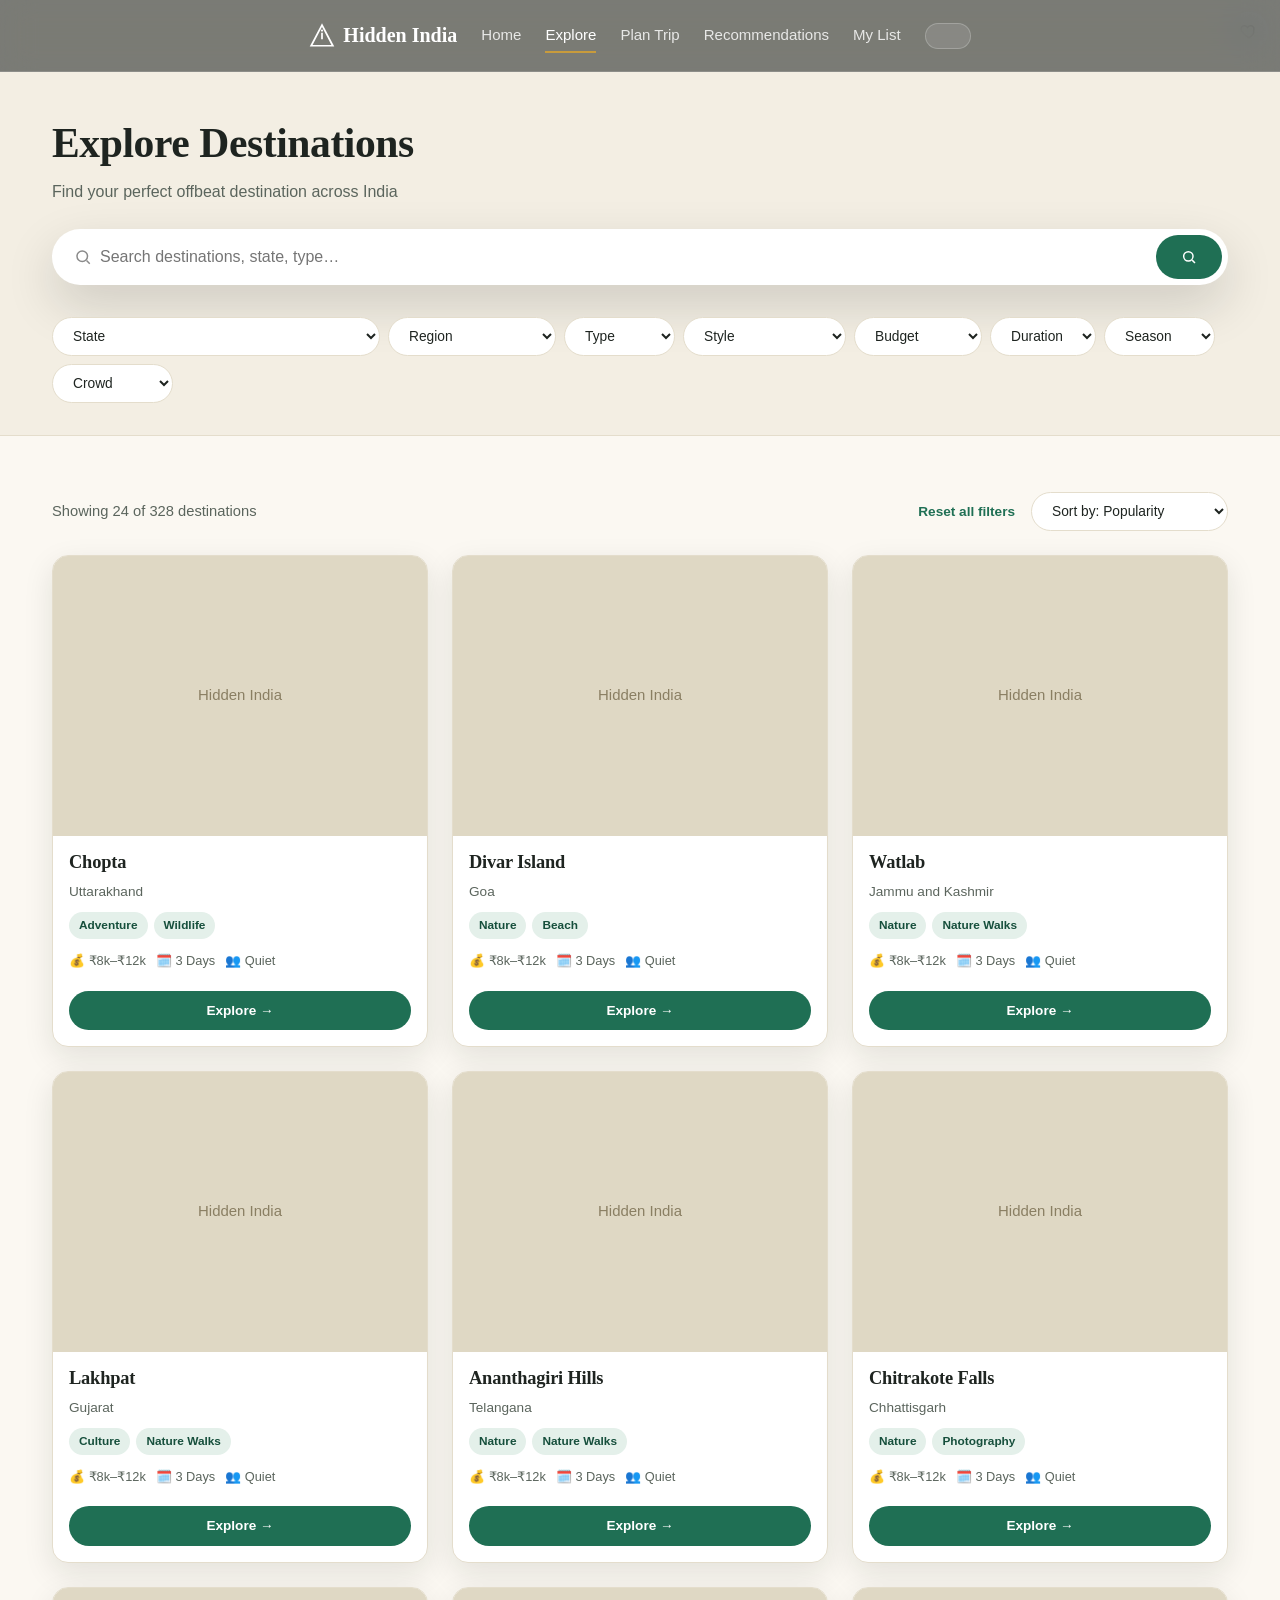
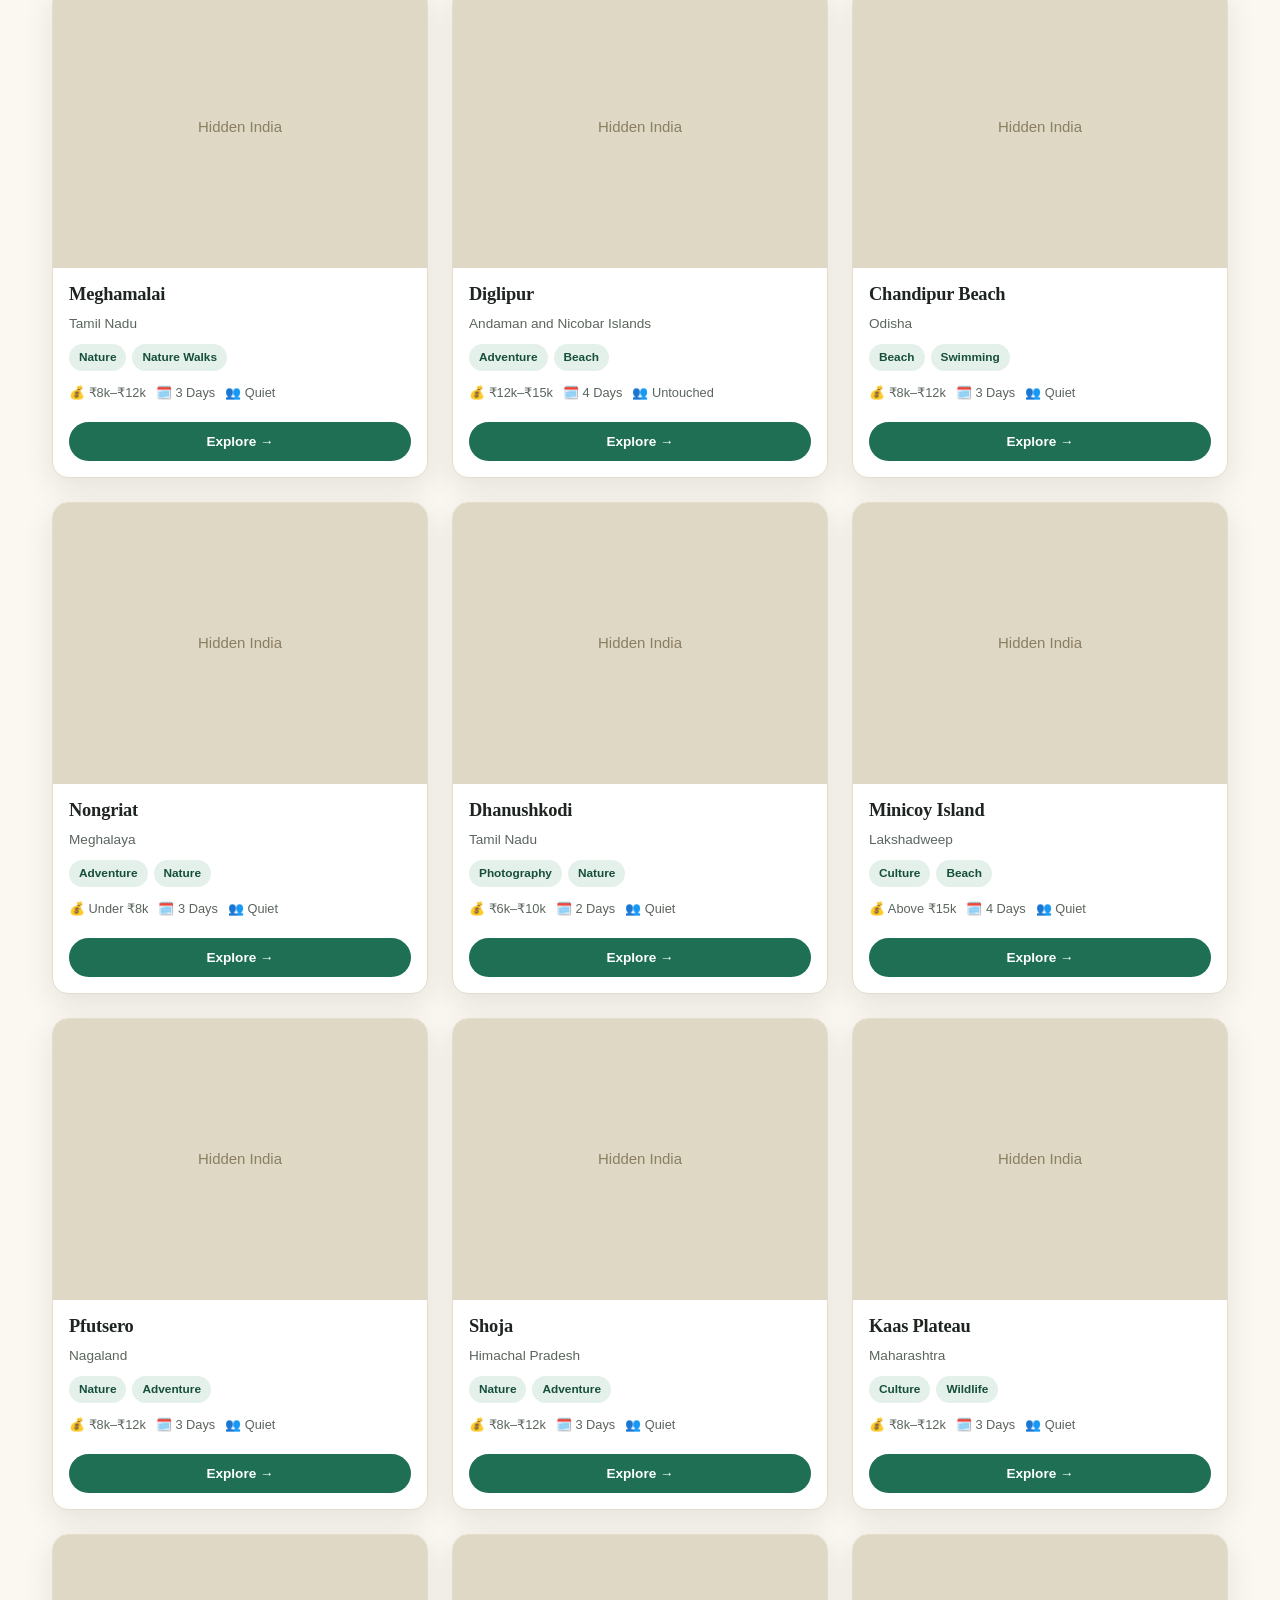
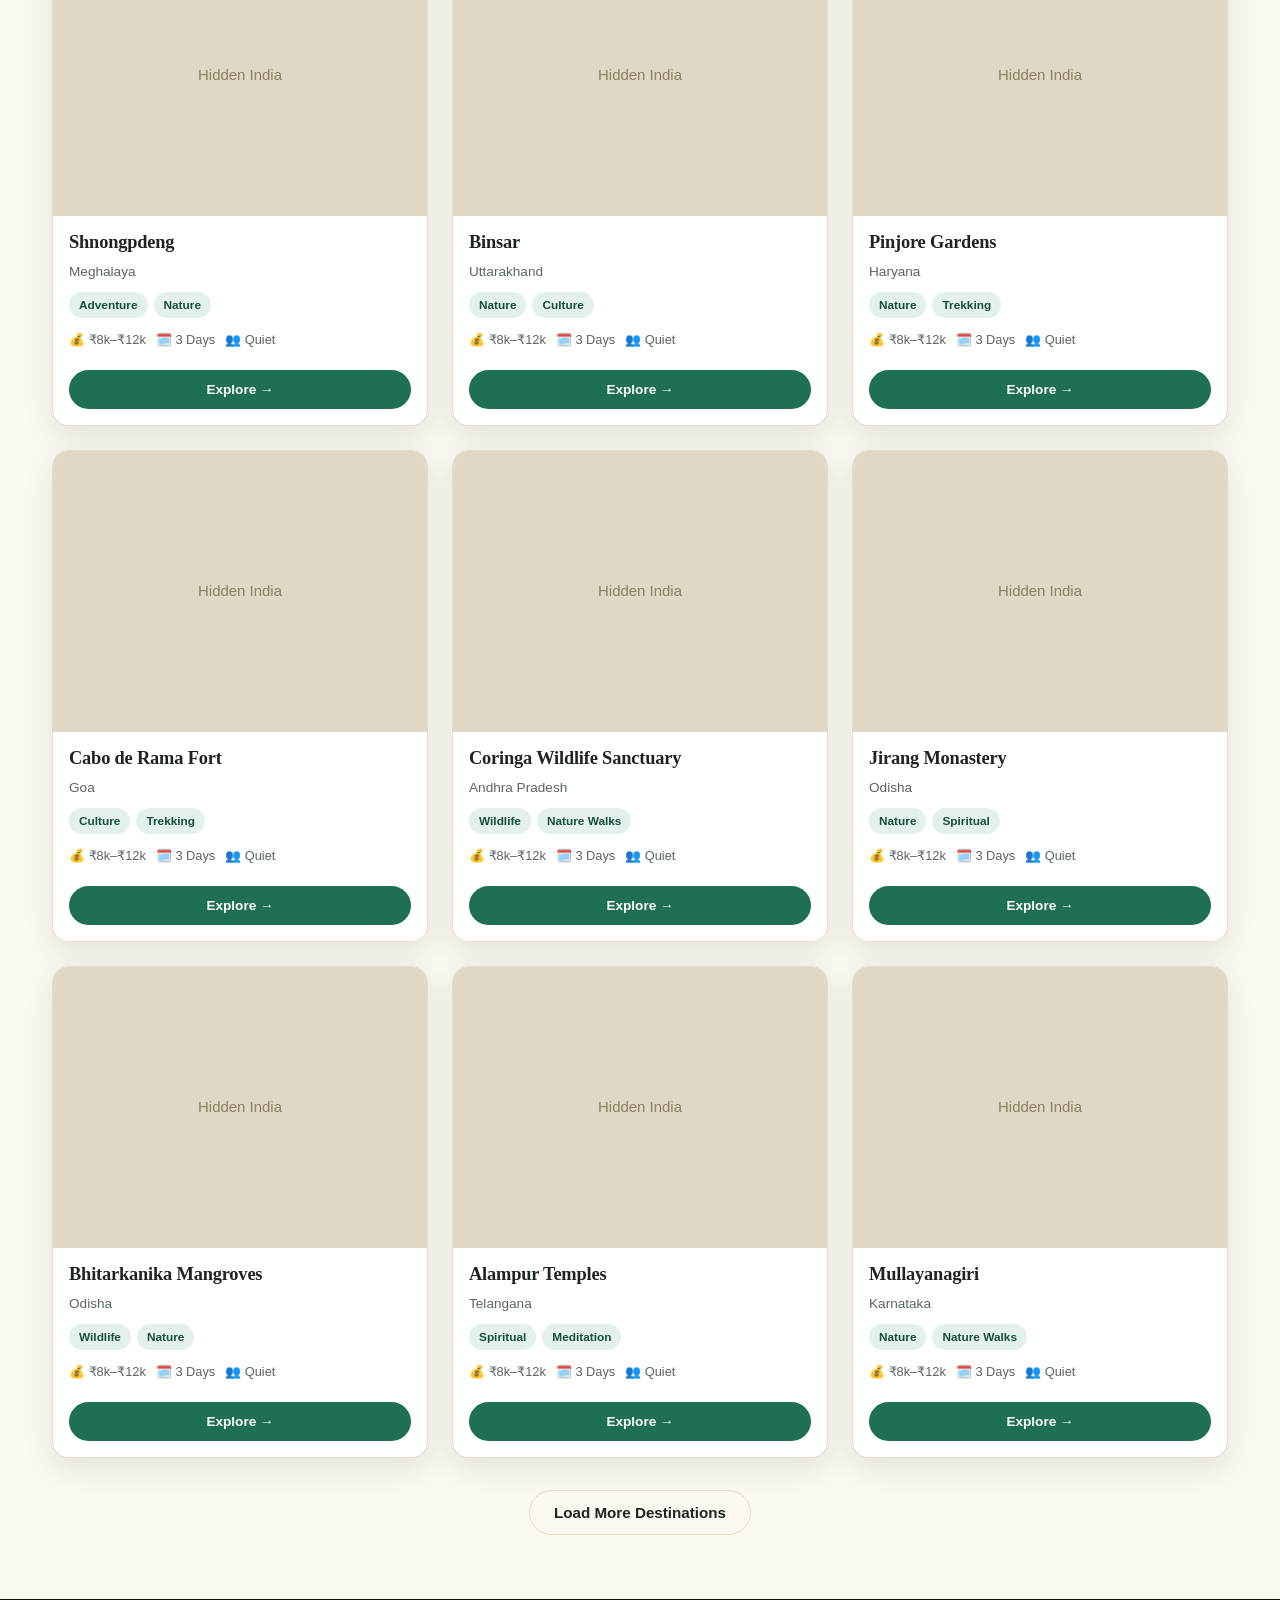
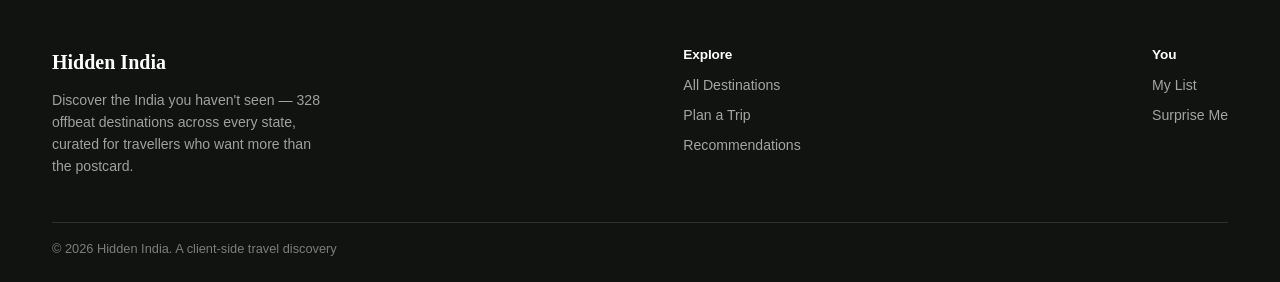
<file: explore.html>
<!DOCTYPE html>
<html lang="en">
<head>
<meta charset="UTF-8">
<meta name="viewport" content="width=device-width, initial-scale=1.0">
<title>Explore Destinations — Hidden India</title>
<meta name="description" content="Browse and filter all 328 offbeat Indian destinations by state, region, type, style, budget, duration, season and crowd.">
<script>document.documentElement.setAttribute('data-theme', localStorage.getItem('hi_theme') ? JSON.parse(localStorage.getItem('hi_theme')) : (window.matchMedia('(prefers-color-scheme: dark)').matches ? 'dark' : 'light'));</script>
<link rel="stylesheet" href="css/style.css">
<link rel="stylesheet" href="css/responsive.css">
<link rel="stylesheet" href="css/dark-mode.css">
</head>
<body>

  <nav class="site-nav">
    <div class="container">
      <a href="index.html" class="brand">
        <svg width="26" height="26" viewBox="0 0 24 24" fill="none" stroke="currentColor" stroke-width="1.6"><path d="M12 2 2 21h20L12 2z"/><path d="M12 9v6"/><circle cx="12" cy="7" r="1" fill="currentColor" stroke="none"/></svg>
        Hidden India
      </a>
      <ul class="nav-links">
        <li><a href="index.html">Home</a></li>
        <li><a href="explore.html" class="active">Explore</a></li>
        <li><a href="plan-trip.html">Plan Trip</a></li>
        <li><a href="recommendations.html">Recommendations</a></li>
        <li><a href="my-list.html">My List</a></li>
      </ul>
      <div class="nav-right">
        <button class="theme-toggle" aria-label="Toggle dark mode"><span class="knob"></span></button>
        <button class="nav-icon-btn nav-burger" id="navBurger" aria-label="Menu">
          <svg width="18" height="18" viewBox="0 0 24 24" fill="none" stroke="currentColor" stroke-width="2"><path d="M3 6h18M3 12h18M3 18h18"/></svg>
        </button>
      </div>
    </div>
  </nav>
  <div class="mobile-nav" id="mobileNav">
    <a href="index.html">Home</a>
    <a href="explore.html">Explore</a>
    <a href="plan-trip.html">Plan Trip</a>
    <a href="recommendations.html">Recommendations</a>
    <a href="my-list.html">My List</a>
  </div>

  <header class="page-hero">
    <div class="container">
      <h1>Explore Destinations</h1>
      <p style="margin-bottom:var(--sp-5);">Find your perfect offbeat destination across India</p>

      <form id="searchForm" class="search-bar" role="search" style="max-width:100%;background:var(--c-surface);">
        <svg width="18" height="18" viewBox="0 0 24 24" fill="none" stroke="#8a8a8a" stroke-width="2"><circle cx="11" cy="11" r="7"/><path d="m21 21-4.3-4.3"/></svg>
        <input id="searchInput" type="text" placeholder="Search destinations, state, type…" autocomplete="off" style="color:var(--c-text);">
        <button type="submit" class="btn btn-primary" aria-label="Search">
          <svg width="16" height="16" viewBox="0 0 24 24" fill="none" stroke="white" stroke-width="2.2"><circle cx="11" cy="11" r="7"/><path d="m21 21-4.3-4.3"/></svg>
        </button>
      </form>

      <div class="filter-bar mt-6">
        <select id="fState" class="filter-select"><option value="">State</option></select>
        <select id="fRegion" class="filter-select"><option value="">Region</option></select>
        <select id="fType" class="filter-select"><option value="">Type</option></select>
        <select id="fStyle" class="filter-select"><option value="">Style</option></select>
        <select id="fBudget" class="filter-select"><option value="">Budget</option></select>
        <select id="fDuration" class="filter-select"><option value="">Duration</option></select>
        <select id="fSeason" class="filter-select"><option value="">Season</option></select>
        <select id="fCrowd" class="filter-select"><option value="">Crowd</option></select>
      </div>
    </div>
  </header>

  <main class="section" style="padding-top:var(--sp-6);">
    <div class="container">
      <div class="results-row">
        <div class="results-count" id="resultsCount">Showing 328 destinations</div>
        <div style="display:flex;align-items:center;gap:var(--sp-4);">
          <a href="#" id="resetLink" class="reset-link">Reset all filters</a>
          <select id="sortSelect" class="filter-select">
            <option value="popularity">Sort by: Popularity</option>
            <option value="name-asc">Name: A → Z</option>
            <option value="name-desc">Name: Z → A</option>
            <option value="budget-asc">Budget: Low to High</option>
            <option value="budget-desc">Budget: High to Low</option>
            <option value="duration-asc">Duration: Short to Long</option>
          </select>
        </div>
      </div>

      <div id="fallbackBanner"></div>
      <div class="card-grid" id="resultsGrid"></div>

      <div class="text-center mt-6" id="loadMoreWrap" style="display:none;">
        <button id="loadMoreBtn" class="btn btn-outline">Load More Destinations</button>
      </div>
    </div>
  </main>

  <footer class="site-footer">
    <div class="container">
      <div class="footer-cols">
        <div style="max-width:280px;">
          <div class="brand">Hidden India</div>
          <p style="color:rgba(255,255,255,0.6);font-size:0.88rem;">Discover the India you haven't seen — 328 offbeat destinations across every state, curated for travellers who want more than the postcard.</p>
        </div>
        <div>
          <h4>Explore</h4>
          <a href="explore.html">All Destinations</a>
          <a href="plan-trip.html">Plan a Trip</a>
          <a href="recommendations.html">Recommendations</a>
        </div>
        <div>
          <h4>You</h4>
          <a href="my-list.html">My List</a>
          <a href="index.html">Surprise Me</a>
        </div>
      </div>
      <div class="footer-bottom">© 2026 Hidden India. A client-side travel discovery </div>
    </div>
  </footer>

<script src="js/destinations.js"></script>
<script src="js/storage.js"></script>
<script src="js/app.js"></script>
<script src="js/explore.js"></script>
</body>
</html>
</file>
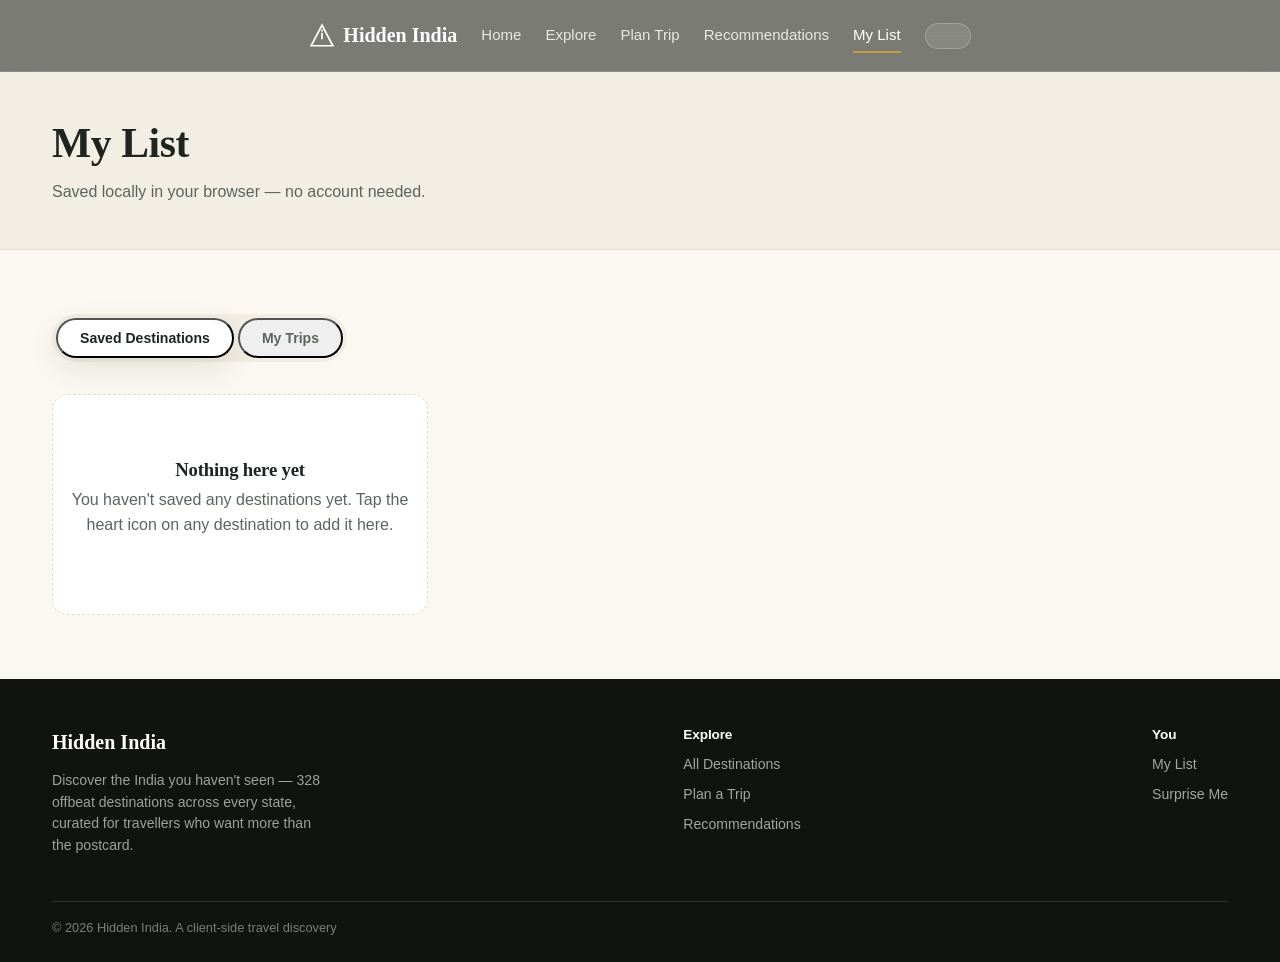
<file: my-list.html>
<!DOCTYPE html>
<html lang="en">
<head>
<meta charset="UTF-8">
<meta name="viewport" content="width=device-width, initial-scale=1.0">
<title>My List — Hidden India</title>
<meta name="description" content="Your saved destinations and planned trips, stored locally in your browser.">
<script>document.documentElement.setAttribute('data-theme', localStorage.getItem('hi_theme') ? JSON.parse(localStorage.getItem('hi_theme')) : (window.matchMedia('(prefers-color-scheme: dark)').matches ? 'dark' : 'light'));</script>
<link rel="stylesheet" href="css/style.css">
<link rel="stylesheet" href="css/responsive.css">
<link rel="stylesheet" href="css/dark-mode.css">
</head>
<body>

  <nav class="site-nav">
    <div class="container">
      <a href="index.html" class="brand">
        <svg width="26" height="26" viewBox="0 0 24 24" fill="none" stroke="currentColor" stroke-width="1.6"><path d="M12 2 2 21h20L12 2z"/><path d="M12 9v6"/><circle cx="12" cy="7" r="1" fill="currentColor" stroke="none"/></svg>
        Hidden India
      </a>
      <ul class="nav-links">
        <li><a href="index.html">Home</a></li>
        <li><a href="explore.html">Explore</a></li>
        <li><a href="plan-trip.html">Plan Trip</a></li>
        <li><a href="recommendations.html">Recommendations</a></li>
        <li><a href="my-list.html" class="active">My List</a></li>
      </ul>
      <div class="nav-right">
        <button class="theme-toggle" aria-label="Toggle dark mode"><span class="knob"></span></button>
        <button class="nav-icon-btn nav-burger" id="navBurger" aria-label="Menu">
          <svg width="18" height="18" viewBox="0 0 24 24" fill="none" stroke="currentColor" stroke-width="2"><path d="M3 6h18M3 12h18M3 18h18"/></svg>
        </button>
      </div>
    </div>
  </nav>
  <div class="mobile-nav" id="mobileNav">
    <a href="index.html">Home</a>
    <a href="explore.html">Explore</a>
    <a href="plan-trip.html">Plan Trip</a>
    <a href="recommendations.html">Recommendations</a>
    <a href="my-list.html">My List</a>
  </div>

  <header class="page-hero">
    <div class="container">
      <h1>My List</h1>
      <p>Saved locally in your browser — no account needed.</p>
    </div>
  </header>

  <main class="section">
    <div class="container">
      <div class="seg-tabs">
        <button class="seg-tab active" data-panel="saved">Saved Destinations</button>
        <button class="seg-tab" data-panel="trips">My Trips</button>
      </div>

      <div id="panel-saved">
        <div class="card-grid" id="savedGrid"></div>
      </div>

      <div id="panel-trips" style="display:none;">
        <div id="tripsList"></div>
      </div>
    </div>
  </main>

  <footer class="site-footer">
    <div class="container">
      <div class="footer-cols">
        <div style="max-width:280px;">
          <div class="brand">Hidden India</div>
          <p style="color:rgba(255,255,255,0.6);font-size:0.88rem;">Discover the India you haven't seen — 328 offbeat destinations across every state, curated for travellers who want more than the postcard.</p>
        </div>
        <div>
          <h4>Explore</h4>
          <a href="explore.html">All Destinations</a>
          <a href="plan-trip.html">Plan a Trip</a>
          <a href="recommendations.html">Recommendations</a>
        </div>
        <div>
          <h4>You</h4>
          <a href="my-list.html">My List</a>
          <a href="index.html">Surprise Me</a>
        </div>
      </div>
      <div class="footer-bottom">© 2026 Hidden India. A client-side travel discovery </div>
    </div>
  </footer>

<script src="js/destinations.js"></script>
<script src="js/storage.js"></script>
<script src="js/app.js"></script>
<script src="js/my-list.js"></script>
</body>
</html>
</file>
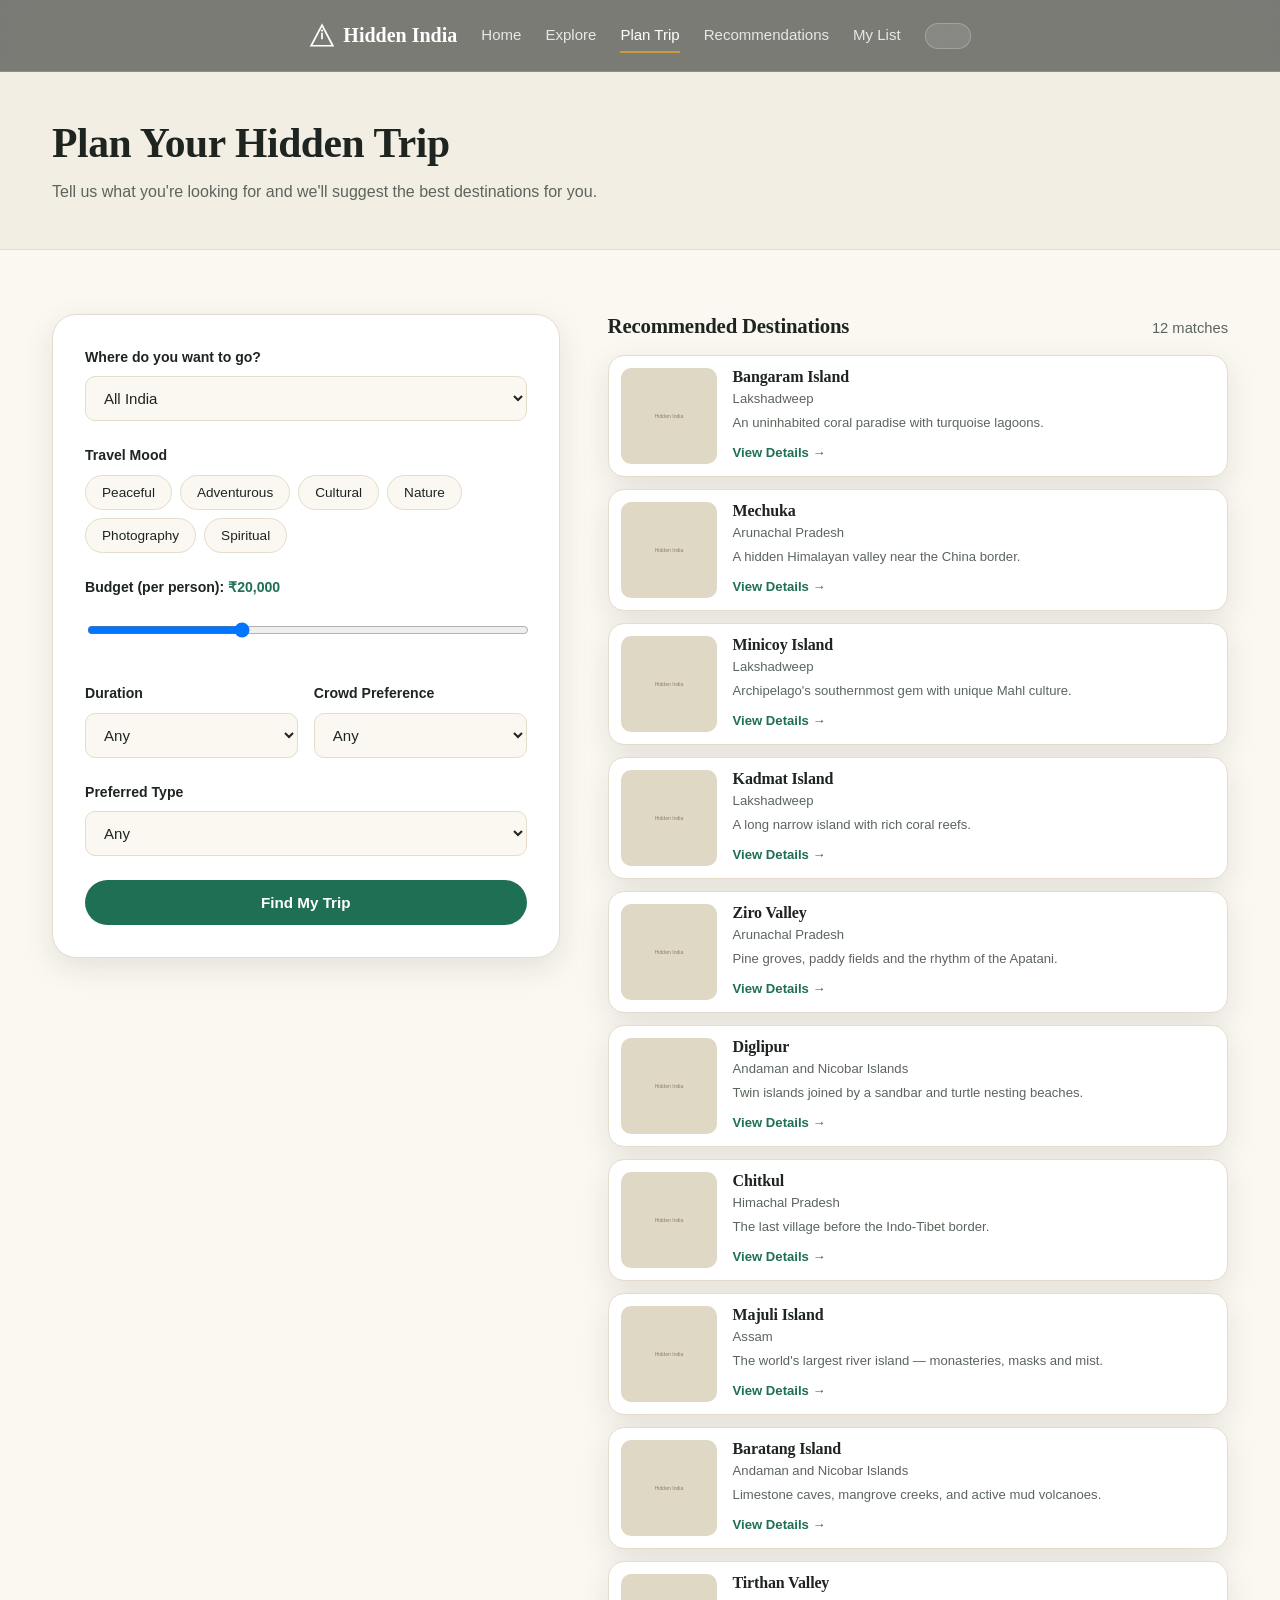
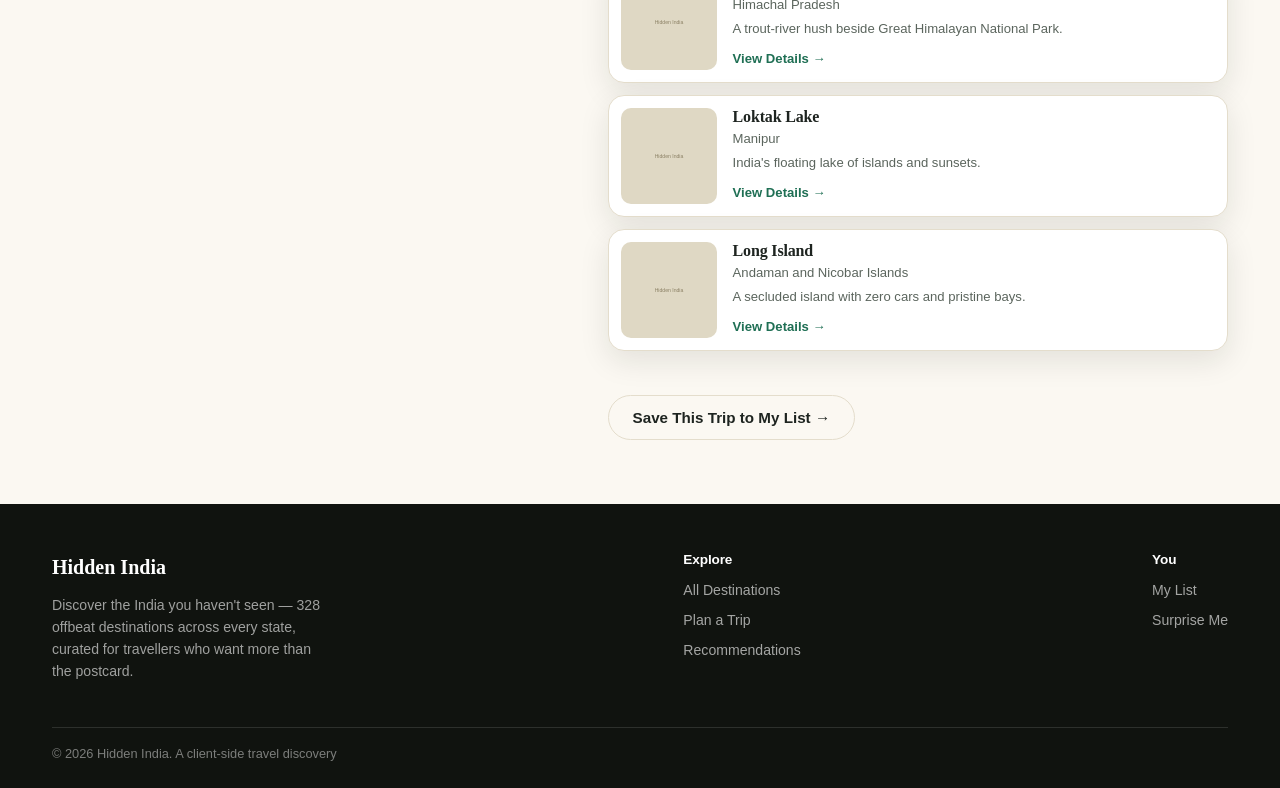
<file: plan-trip.html>
<!DOCTYPE html>
<html lang="en">
<head>
<meta charset="UTF-8">
<meta name="viewport" content="width=device-width, initial-scale=1.0">
<title>Plan Your Hidden Trip — Hidden India</title>
<meta name="description" content="Tell us your travel mood, budget and duration and we'll match you with real offbeat destinations from all 328 in the dataset.">
<script>document.documentElement.setAttribute('data-theme', localStorage.getItem('hi_theme') ? JSON.parse(localStorage.getItem('hi_theme')) : (window.matchMedia('(prefers-color-scheme: dark)').matches ? 'dark' : 'light'));</script>
<link rel="stylesheet" href="css/style.css">
<link rel="stylesheet" href="css/responsive.css">
<link rel="stylesheet" href="css/dark-mode.css">
</head>
<body>

  <nav class="site-nav">
    <div class="container">
      <a href="index.html" class="brand">
        <svg width="26" height="26" viewBox="0 0 24 24" fill="none" stroke="currentColor" stroke-width="1.6"><path d="M12 2 2 21h20L12 2z"/><path d="M12 9v6"/><circle cx="12" cy="7" r="1" fill="currentColor" stroke="none"/></svg>
        Hidden India
      </a>
      <ul class="nav-links">
        <li><a href="index.html">Home</a></li>
        <li><a href="explore.html">Explore</a></li>
        <li><a href="plan-trip.html" class="active">Plan Trip</a></li>
        <li><a href="recommendations.html">Recommendations</a></li>
        <li><a href="my-list.html">My List</a></li>
      </ul>
      <div class="nav-right">
        <button class="theme-toggle" aria-label="Toggle dark mode"><span class="knob"></span></button>
        <button class="nav-icon-btn nav-burger" id="navBurger" aria-label="Menu">
          <svg width="18" height="18" viewBox="0 0 24 24" fill="none" stroke="currentColor" stroke-width="2"><path d="M3 6h18M3 12h18M3 18h18"/></svg>
        </button>
      </div>
    </div>
  </nav>
  <div class="mobile-nav" id="mobileNav">
    <a href="index.html">Home</a>
    <a href="explore.html">Explore</a>
    <a href="plan-trip.html">Plan Trip</a>
    <a href="recommendations.html">Recommendations</a>
    <a href="my-list.html">My List</a>
  </div>

  <header class="page-hero">
    <div class="container">
      <h1>Plan Your Hidden Trip</h1>
      <p>Tell us what you're looking for and we'll suggest the best destinations for you.</p>
    </div>
  </header>

  <main class="section">
    <div class="container">
      <div class="plan-layout">
        <form id="planForm" class="form-card">
          <div class="form-group">
            <label for="pRegion">Where do you want to go?</label>
            <select id="pRegion" class="form-control">
              <option value="">All India</option>
            </select>
          </div>

          <div class="form-group">
            <label>Travel Mood</label>
            <div class="chip-toggle-group" id="pMoodGroup"></div>
          </div>

          <div class="form-group">
            <label for="pBudget">Budget (per person): <span class="range-value" id="pBudgetVal">₹20,000</span></label>
            <input type="range" id="pBudget" class="form-control" min="5000" max="50000" step="1000" value="20000">
          </div>

          <div class="form-row-2">
            <div class="form-group">
              <label for="pDuration">Duration</label>
              <select id="pDuration" class="form-control">
                <option value="">Any</option>
                <option value="2">2 Days</option>
                <option value="3">3 Days</option>
                <option value="4">4 Days</option>
                <option value="5">5 Days</option>
              </select>
            </div>
            <div class="form-group">
              <label for="pCrowd">Crowd Preference</label>
              <select id="pCrowd" class="form-control">
                <option value="">Any</option>
                <option value="Untouched">Untouched</option>
                <option value="Quiet">Quiet</option>
                <option value="Moderate">Moderate</option>
              </select>
            </div>
          </div>

          <div class="form-group">
            <label for="pType">Preferred Type</label>
            <select id="pType" class="form-control">
              <option value="">Any</option>
            </select>
          </div>

          <button type="submit" class="btn btn-primary btn-block">Find My Trip</button>
        </form>

        <div>
          <div class="section-head" style="margin-bottom:var(--sp-4);">
            <h2 style="font-size:1.3rem;">Recommended Destinations</h2>
            <span class="results-count" id="planCount"></span>
          </div>
          <div id="planFallback"></div>
          <div id="planResults"></div>
          <button type="button" id="saveTripBtn" class="btn btn-outline mt-6">Save This Trip to My List →</button>
        </div>
      </div>
    </div>
  </main>

  <footer class="site-footer">
    <div class="container">
      <div class="footer-cols">
        <div style="max-width:280px;">
          <div class="brand">Hidden India</div>
          <p style="color:rgba(255,255,255,0.6);font-size:0.88rem;">Discover the India you haven't seen — 328 offbeat destinations across every state, curated for travellers who want more than the postcard.</p>
        </div>
        <div>
          <h4>Explore</h4>
          <a href="explore.html">All Destinations</a>
          <a href="plan-trip.html">Plan a Trip</a>
          <a href="recommendations.html">Recommendations</a>
        </div>
        <div>
          <h4>You</h4>
          <a href="my-list.html">My List</a>
          <a href="index.html">Surprise Me</a>
        </div>
      </div>
      <div class="footer-bottom">© 2026 Hidden India. A client-side travel discovery </div>
    </div>
  </footer>

<script src="js/destinations.js"></script>
<script src="js/storage.js"></script>
<script src="js/app.js"></script>
<script src="js/plan-trip.js"></script>
</body>
</html>
</file>
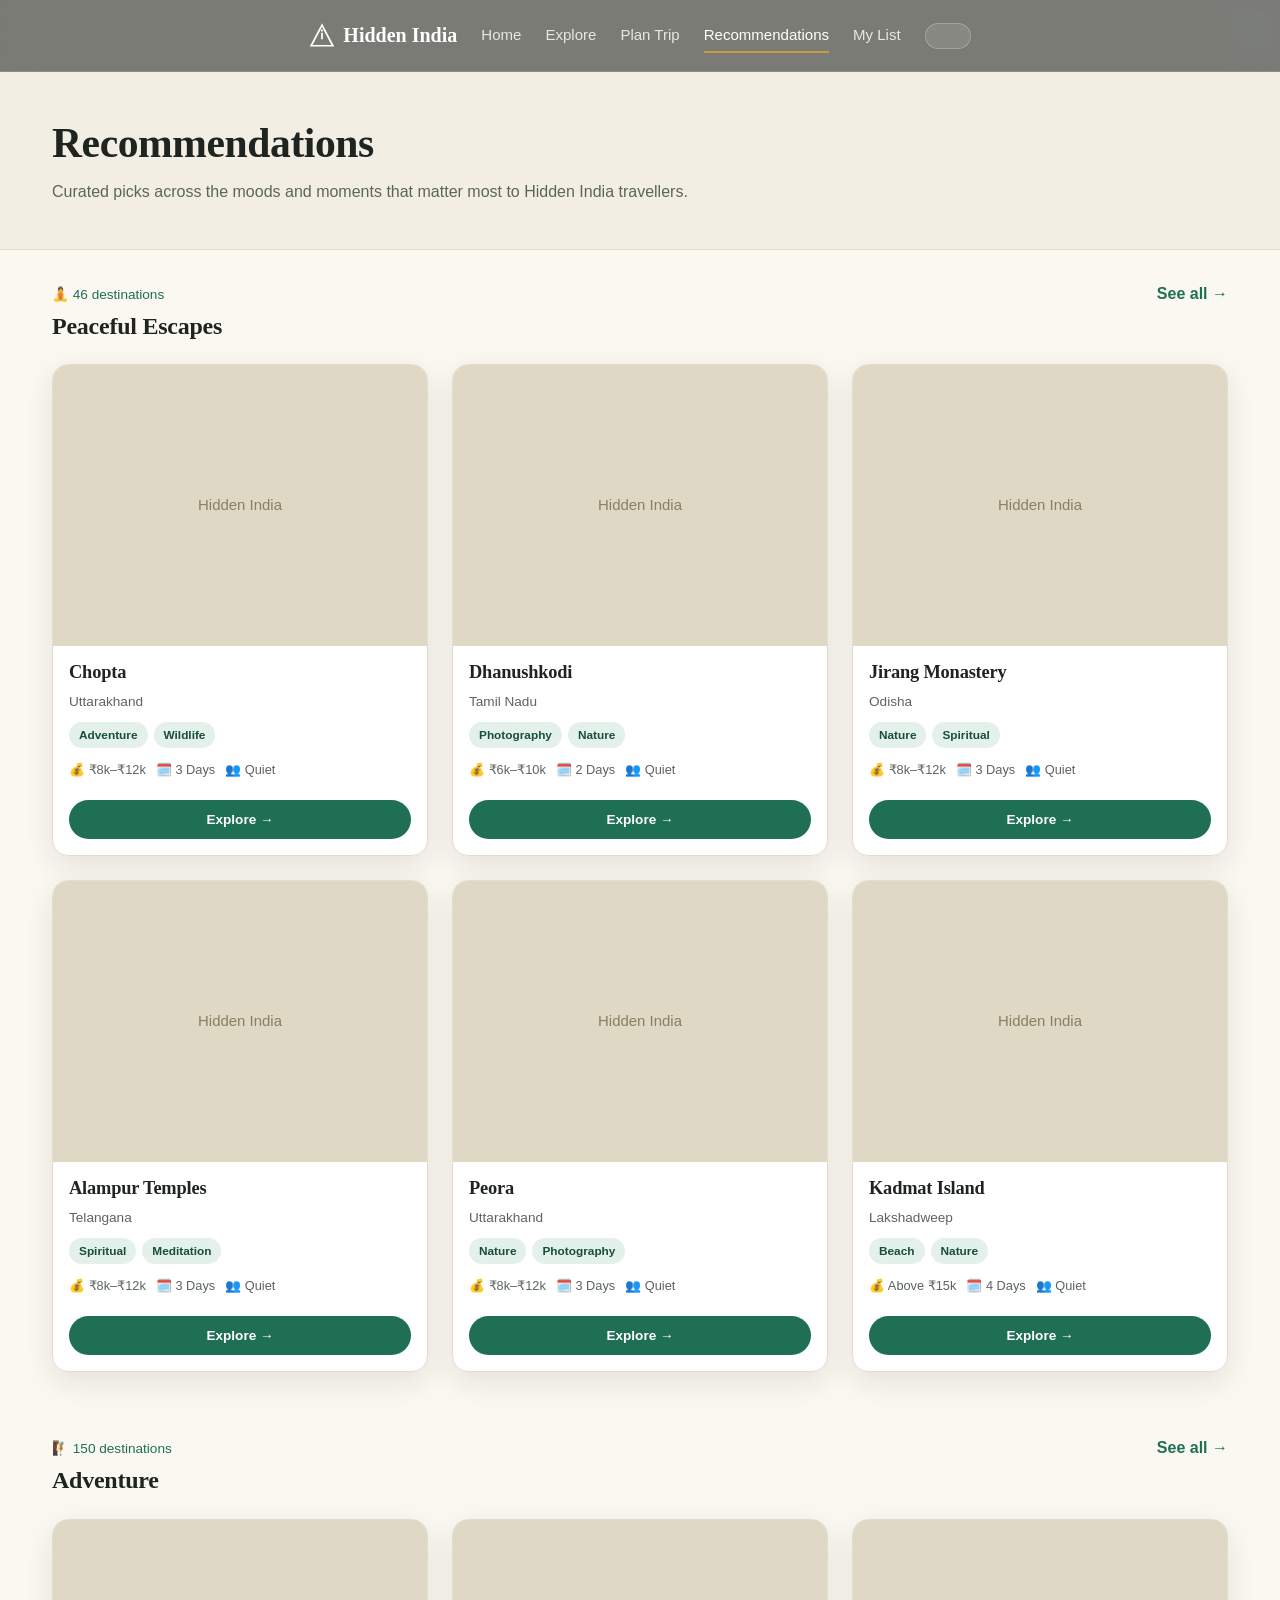
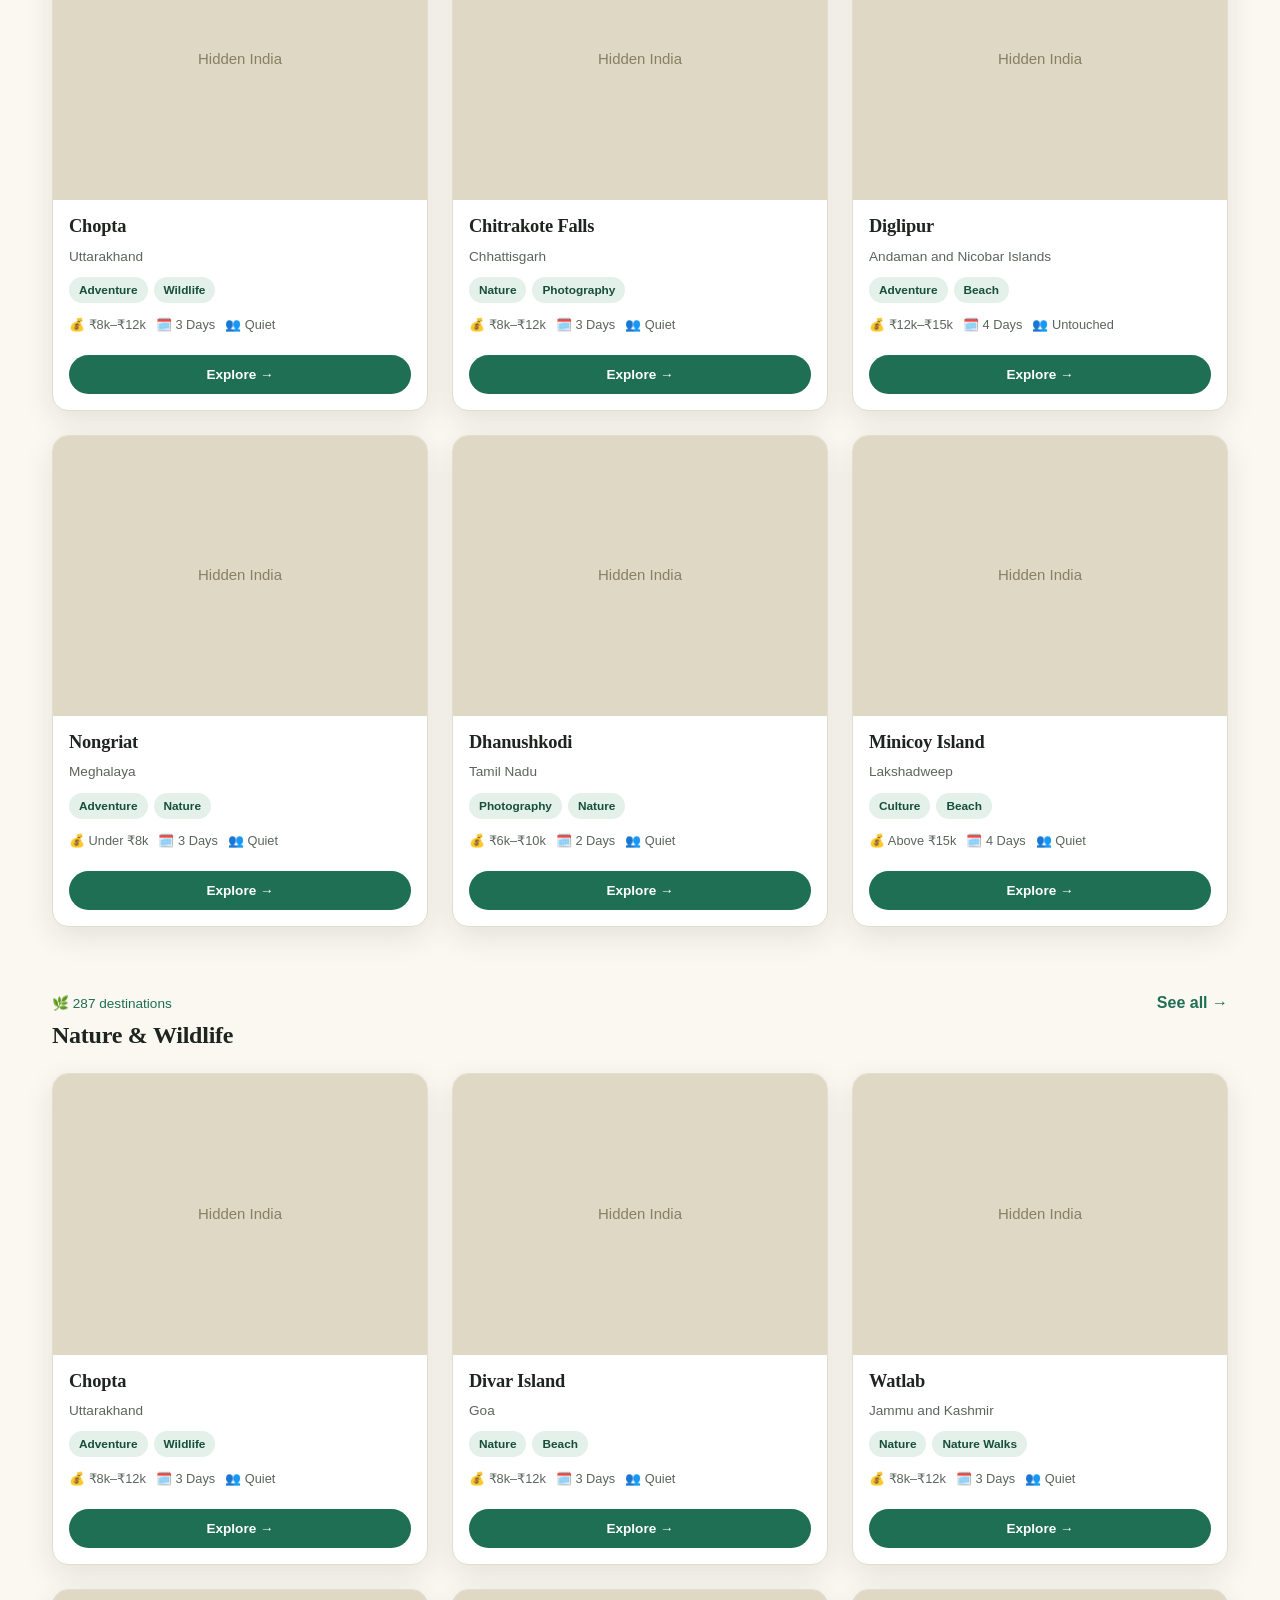
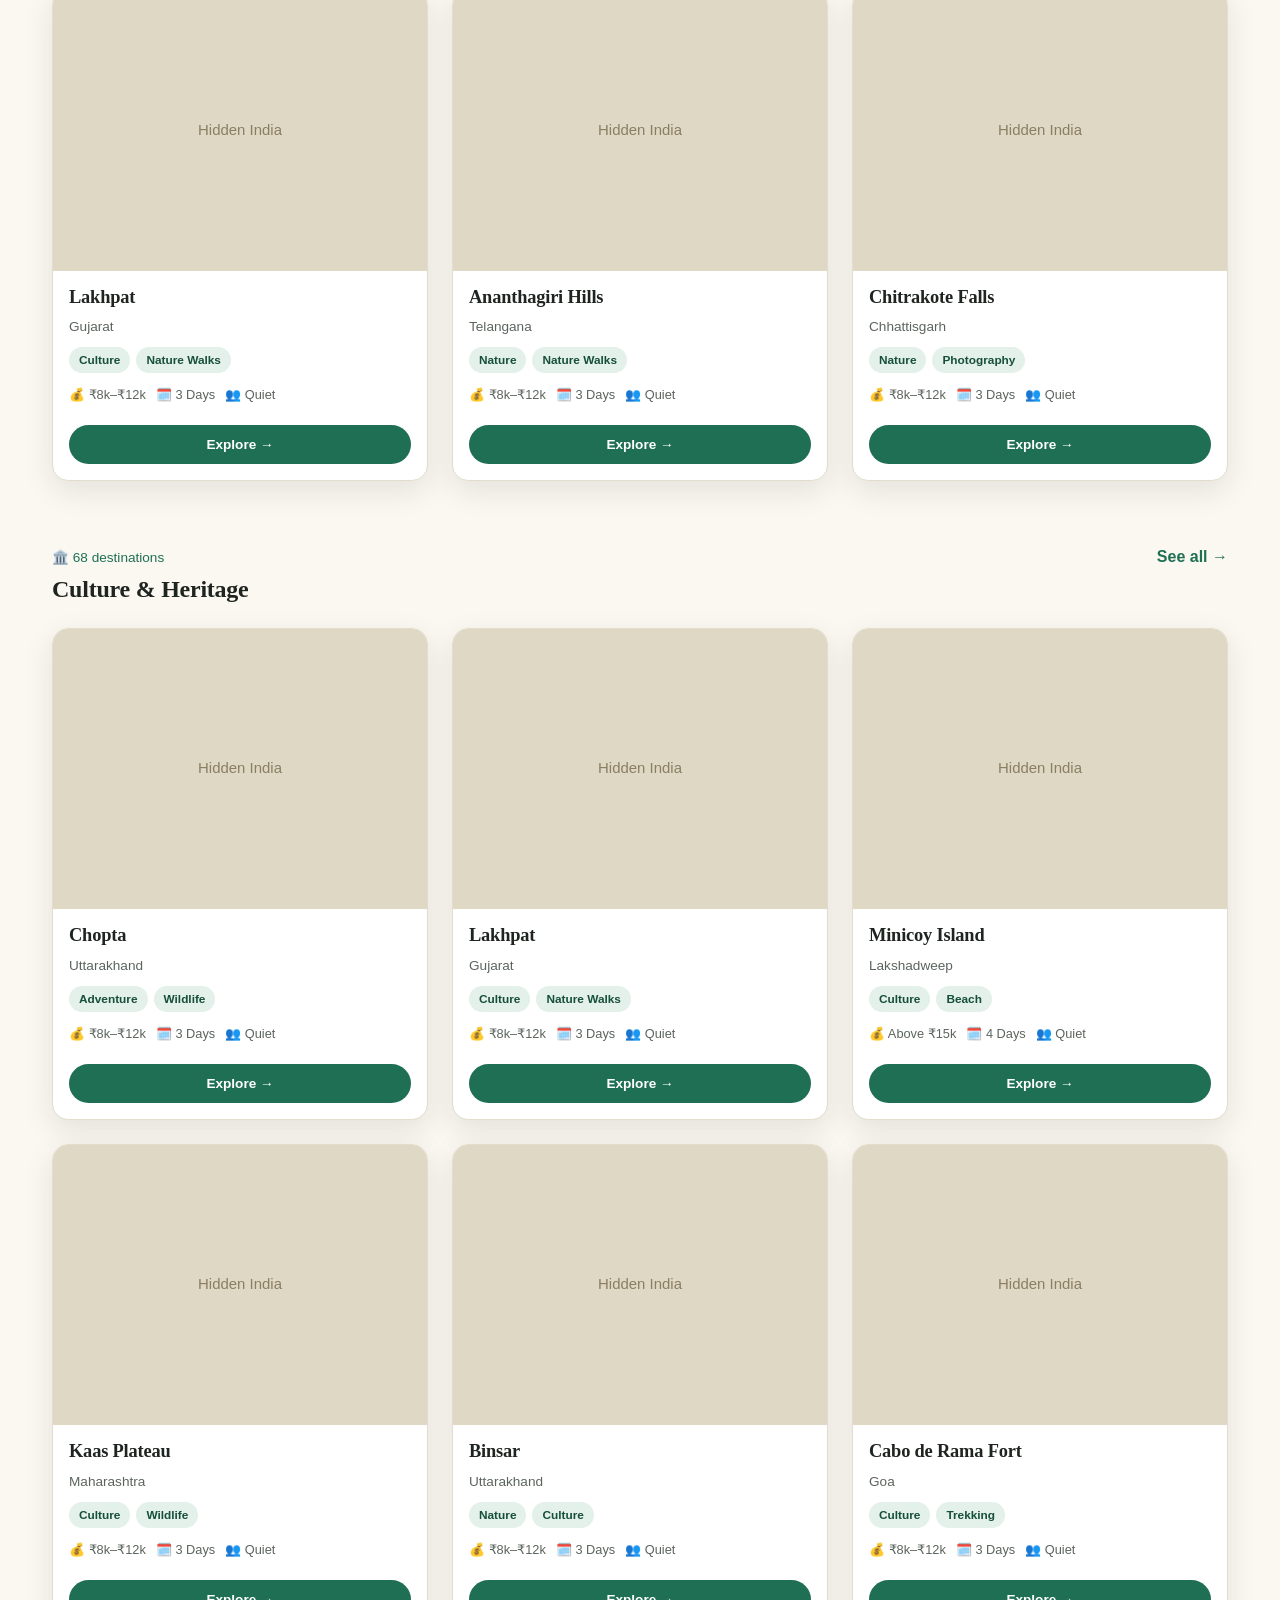
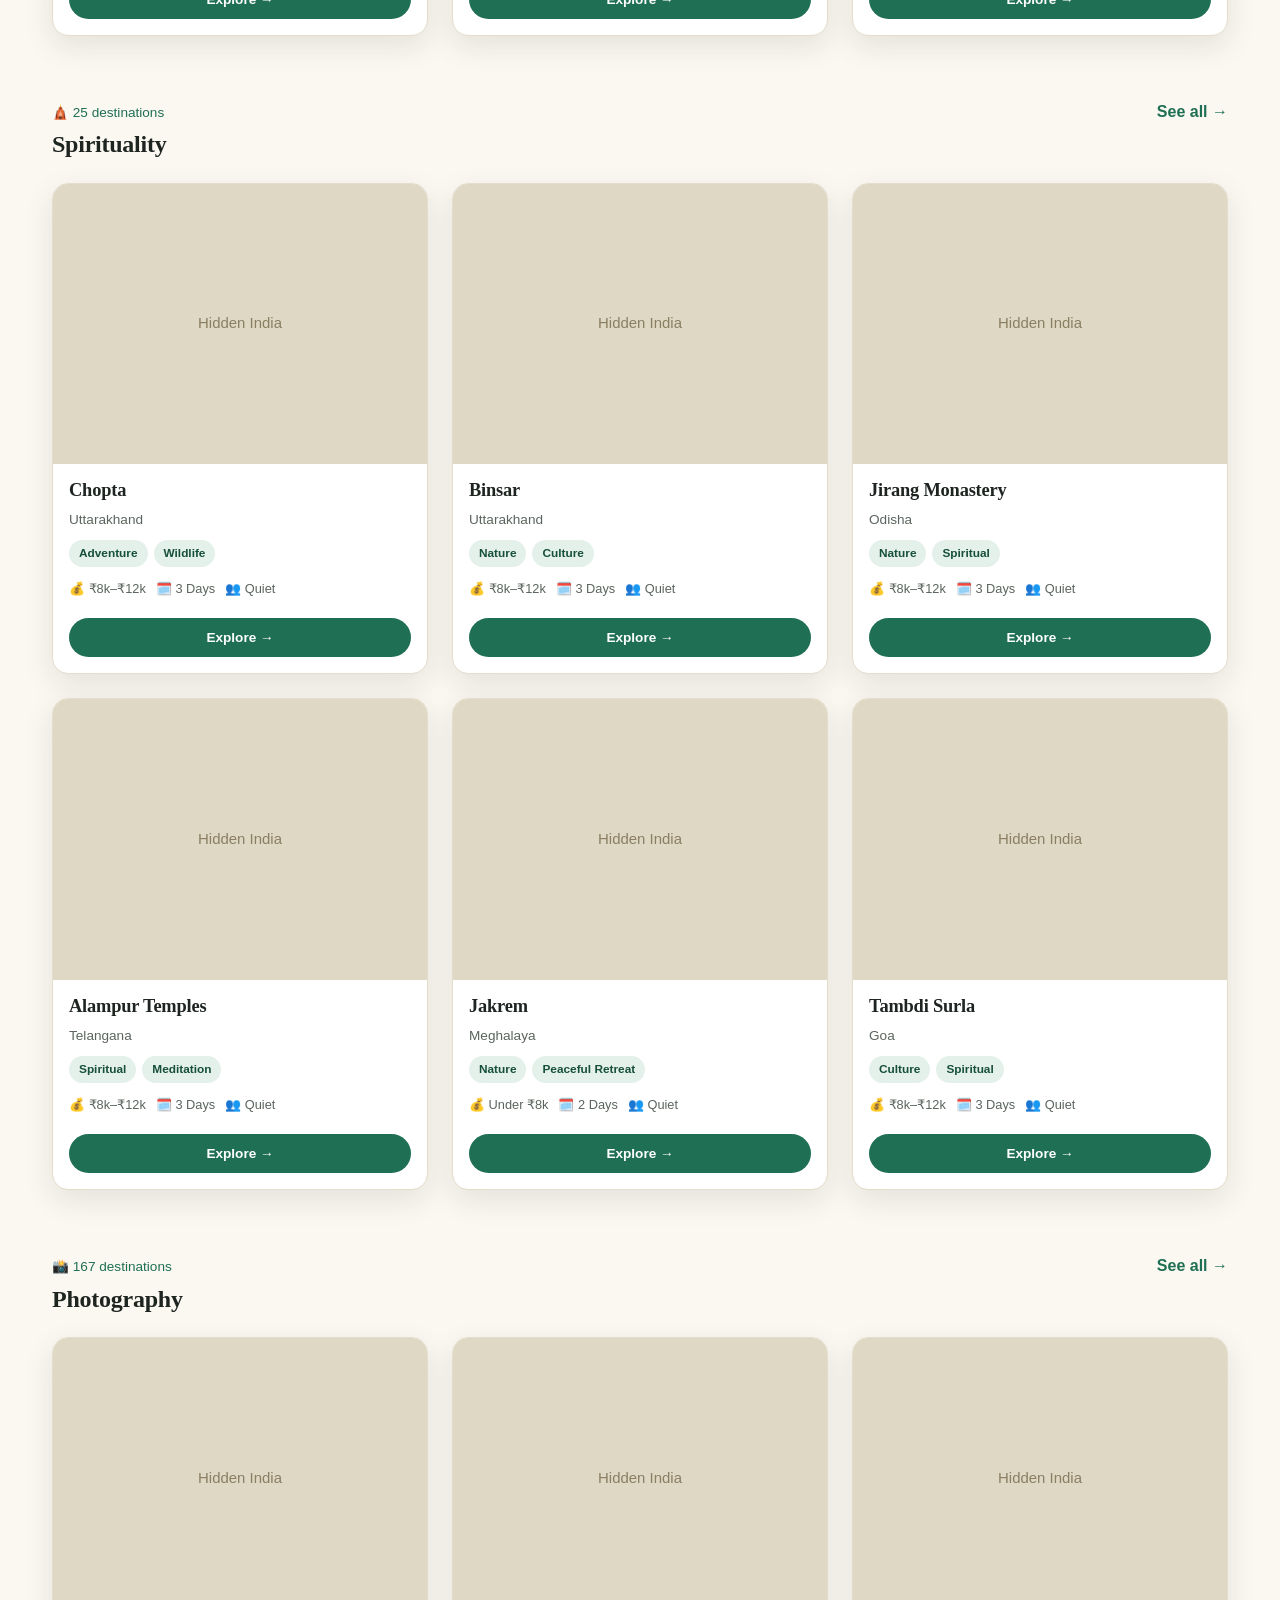
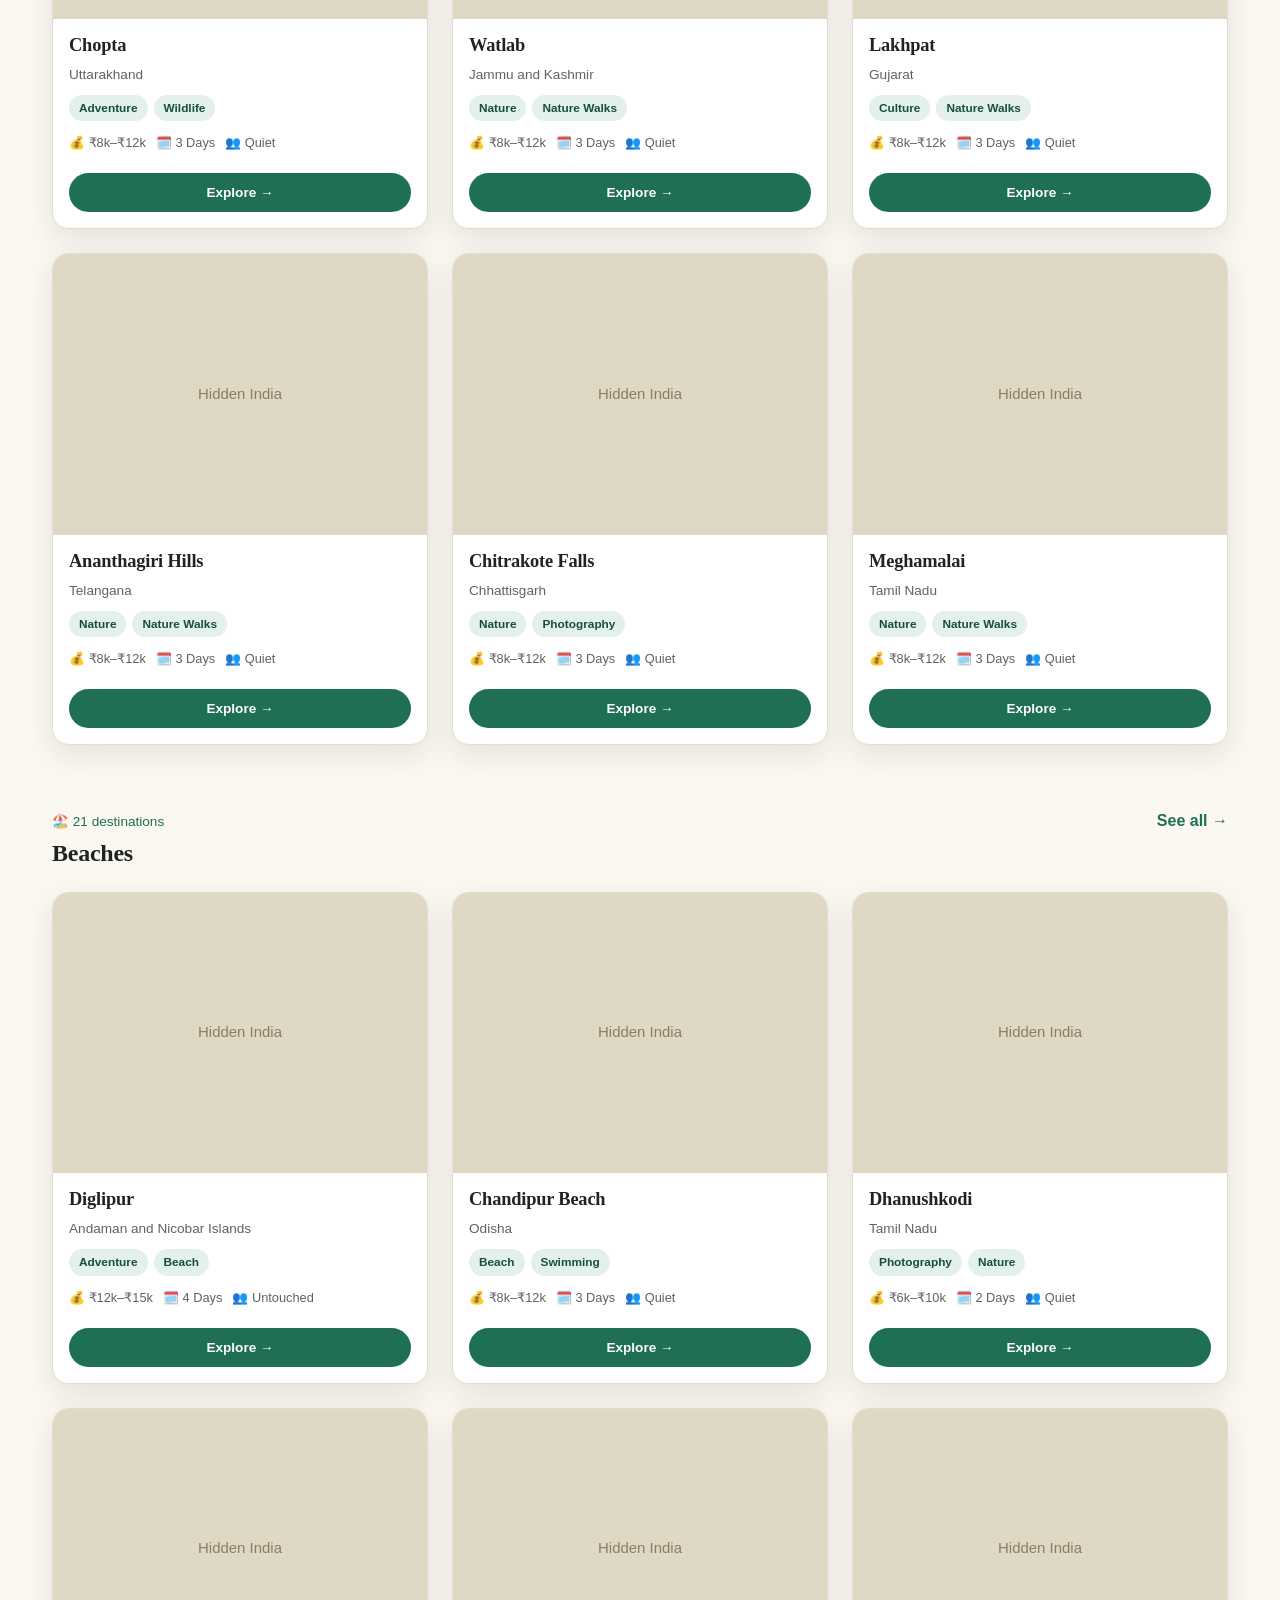
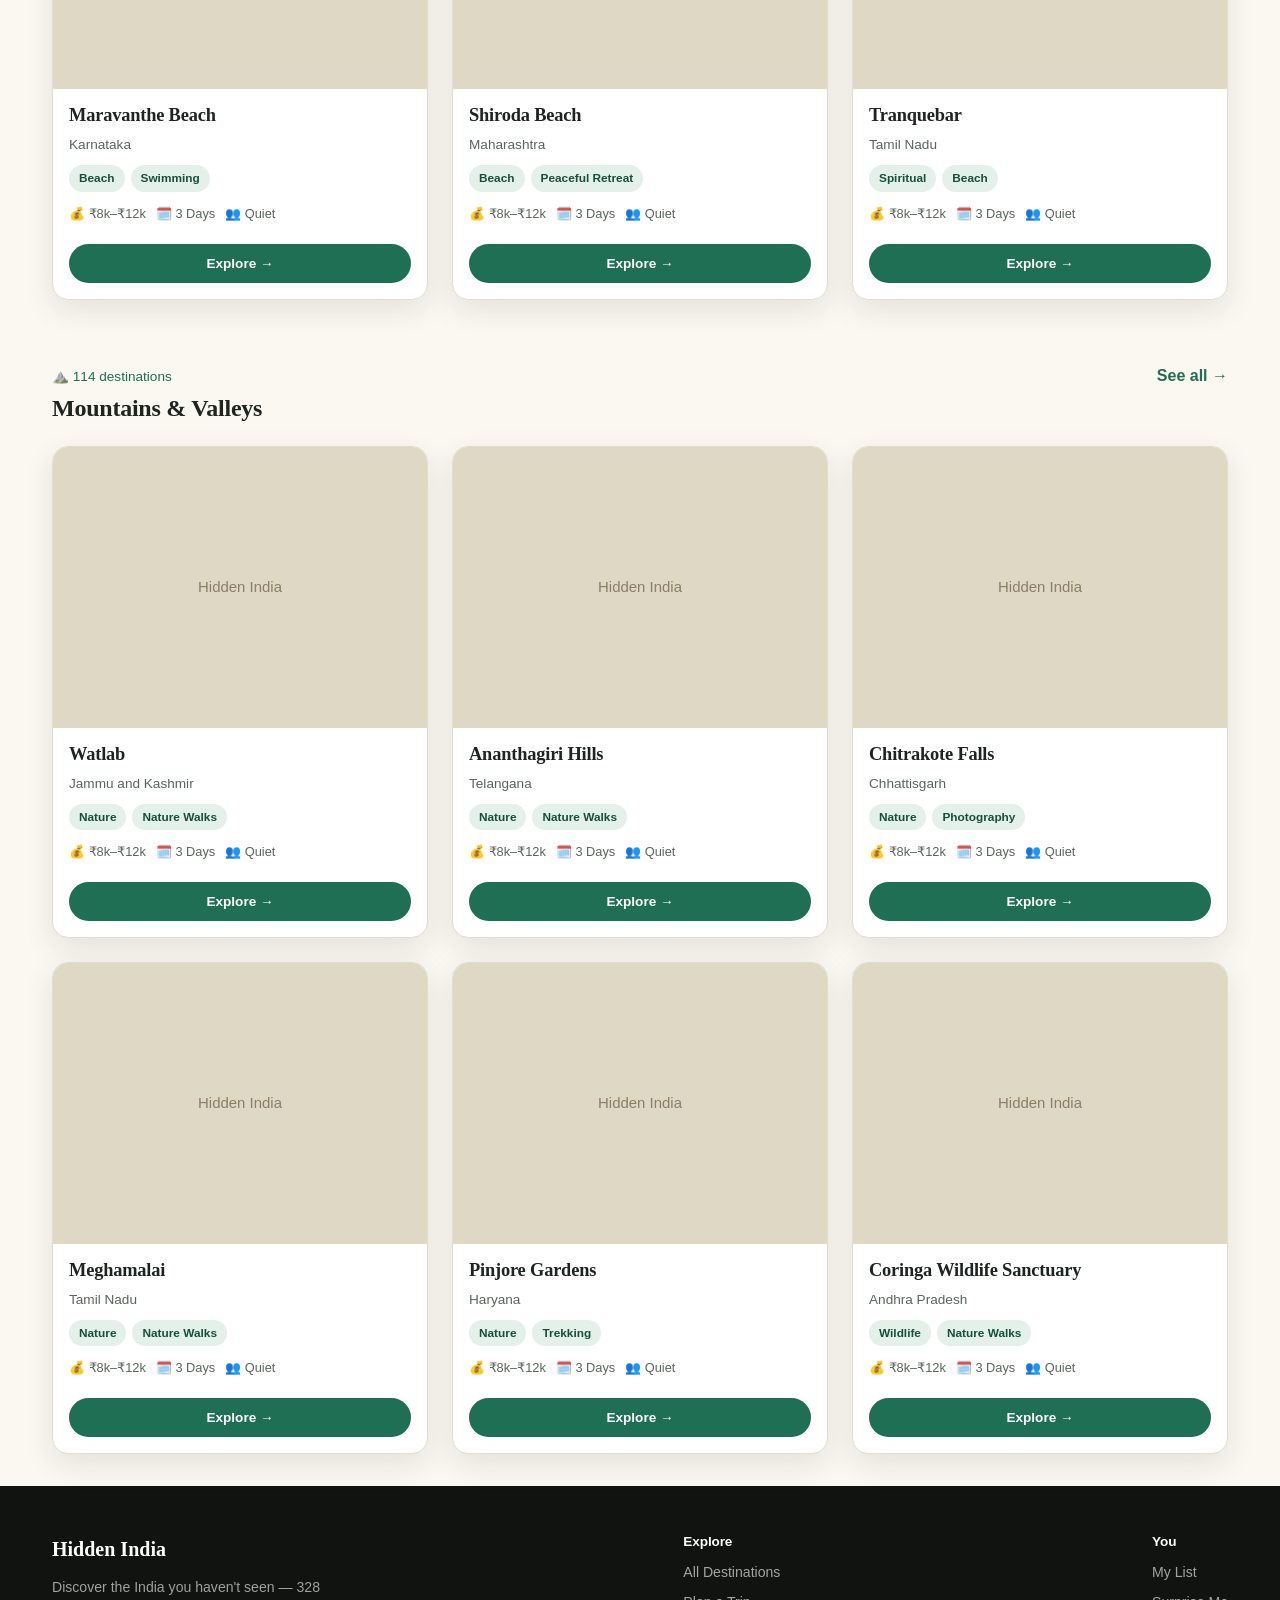
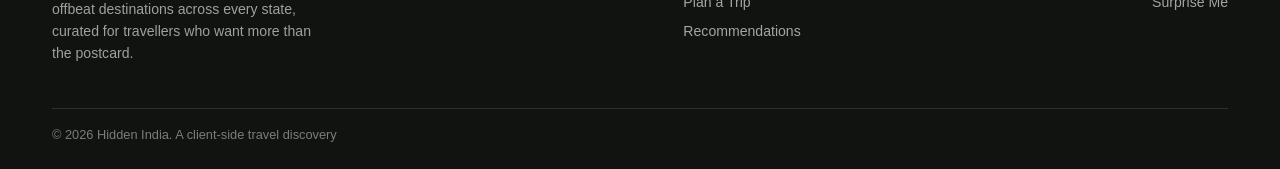
<file: recommendations.html>
<!DOCTYPE html>
<html lang="en">
<head>
<meta charset="UTF-8">
<meta name="viewport" content="width=device-width, initial-scale=1.0">
<title>Recommendations — Hidden India</title>
<meta name="description" content="Curated recommendations across peaceful escapes, adventure, nature, culture, spirituality and photography — drawn from all 328 Hidden India destinations.">
<script>document.documentElement.setAttribute('data-theme', localStorage.getItem('hi_theme') ? JSON.parse(localStorage.getItem('hi_theme')) : (window.matchMedia('(prefers-color-scheme: dark)').matches ? 'dark' : 'light'));</script>
<link rel="stylesheet" href="css/style.css">
<link rel="stylesheet" href="css/responsive.css">
<link rel="stylesheet" href="css/dark-mode.css">
</head>
<body>

  <nav class="site-nav">
    <div class="container">
      <a href="index.html" class="brand">
        <svg width="26" height="26" viewBox="0 0 24 24" fill="none" stroke="currentColor" stroke-width="1.6"><path d="M12 2 2 21h20L12 2z"/><path d="M12 9v6"/><circle cx="12" cy="7" r="1" fill="currentColor" stroke="none"/></svg>
        Hidden India
      </a>
      <ul class="nav-links">
        <li><a href="index.html">Home</a></li>
        <li><a href="explore.html">Explore</a></li>
        <li><a href="plan-trip.html">Plan Trip</a></li>
        <li><a href="recommendations.html" class="active">Recommendations</a></li>
        <li><a href="my-list.html">My List</a></li>
      </ul>
      <div class="nav-right">
        <button class="theme-toggle" aria-label="Toggle dark mode"><span class="knob"></span></button>
        <button class="nav-icon-btn nav-burger" id="navBurger" aria-label="Menu">
          <svg width="18" height="18" viewBox="0 0 24 24" fill="none" stroke="currentColor" stroke-width="2"><path d="M3 6h18M3 12h18M3 18h18"/></svg>
        </button>
      </div>
    </div>
  </nav>
  <div class="mobile-nav" id="mobileNav">
    <a href="index.html">Home</a>
    <a href="explore.html">Explore</a>
    <a href="plan-trip.html">Plan Trip</a>
    <a href="recommendations.html">Recommendations</a>
    <a href="my-list.html">My List</a>
  </div>

  <header class="page-hero">
    <div class="container">
      <h1>Recommendations</h1>
      <p>Curated picks across the moods and moments that matter most to Hidden India travellers.</p>
    </div>
  </header>

  <main id="recoContainer"></main>

  <footer class="site-footer">
    <div class="container">
      <div class="footer-cols">
        <div style="max-width:280px;">
          <div class="brand">Hidden India</div>
          <p style="color:rgba(255,255,255,0.6);font-size:0.88rem;">Discover the India you haven't seen — 328 offbeat destinations across every state, curated for travellers who want more than the postcard.</p>
        </div>
        <div>
          <h4>Explore</h4>
          <a href="explore.html">All Destinations</a>
          <a href="plan-trip.html">Plan a Trip</a>
          <a href="recommendations.html">Recommendations</a>
        </div>
        <div>
          <h4>You</h4>
          <a href="my-list.html">My List</a>
          <a href="index.html">Surprise Me</a>
        </div>
      </div>
      <div class="footer-bottom">© 2026 Hidden India. A client-side travel discovery </div>
    </div>
  </footer>

<script src="js/destinations.js"></script>
<script src="js/storage.js"></script>
<script src="js/app.js"></script>
<script src="js/recommendations.js"></script>
</body>
</html>
</file>
<file: css/style.css>
/* ============================================================
   HIDDEN INDIA — DESIGN SYSTEM
   Cinematic travel-discovery aesthetic: dark glass nav over
   immersive photography, warm cream content sections, deep
   forest-teal accents.
   ============================================================ */

:root {
  /* ---- Color: light (default) ---- */
  --c-bg: #FBF8F2;              /* warm cream page background */
  --c-surface: #FFFFFF;          /* card surface */
  --c-surface-2: #F3EEE3;        /* secondary surface / hover */
  --c-text: #1E2420;             /* deep near-black green-grey */
  --c-text-muted: #5B655D;
  --c-border: #E4DDCC;
  --c-accent: #1F6F54;           /* forest teal — primary action */
  --c-accent-dark: #164F3C;
  --c-accent-soft: #E4F0EA;
  --c-accent-contrast: #FFFFFF;
  --c-gold: #C89B3C;             /* warm highlight, used sparingly */
  --c-danger: #B3492B;
  --c-nav-bg: rgba(15, 20, 17, 0.55);
  --c-nav-border: rgba(255, 255, 255, 0.14);
  --c-glass-bg: rgba(255, 255, 255, 0.10);
  --c-glass-border: rgba(255, 255, 255, 0.22);
  --c-overlay: rgba(10, 14, 11, 0.45);
  --c-shadow: 0 10px 30px rgba(20, 26, 22, 0.10);
  --c-shadow-lg: 0 20px 50px rgba(20, 26, 22, 0.16);

  /* ---- Typography ---- */
  --f-display: "Fraunces", "Iowan Old Style", "Georgia", serif;
  --f-body: "Inter", -apple-system, "Segoe UI", sans-serif;

  /* ---- Radius / spacing ---- */
  --r-sm: 10px;
  --r-md: 16px;
  --r-lg: 24px;
  --r-pill: 999px;
  --sp-1: 4px;
  --sp-2: 8px;
  --sp-3: 12px;
  --sp-4: 16px;
  --sp-5: 24px;
  --sp-6: 32px;
  --sp-7: 48px;
  --sp-8: 64px;
  --nav-h: 72px;
}

:root[data-theme="dark"] {
  --c-bg: #12140F;
  --c-surface: #191C15;
  --c-surface-2: #21251B;
  --c-text: #F1EEE4;
  --c-text-muted: #A9AE9F;
  --c-border: #2C3024;
  --c-accent: #3E9C79;
  --c-accent-dark: #2E7A5D;
  --c-accent-soft: #1D3229;
  --c-accent-contrast: #0A0E0A;
  --c-gold: #D9AE55;
  --c-nav-bg: rgba(10, 12, 9, 0.65);
  --c-nav-border: rgba(255, 255, 255, 0.10);
  --c-glass-bg: rgba(255, 255, 255, 0.06);
  --c-glass-border: rgba(255, 255, 255, 0.14);
  --c-overlay: rgba(5, 7, 5, 0.55);
  --c-shadow: 0 10px 30px rgba(0, 0, 0, 0.35);
  --c-shadow-lg: 0 20px 60px rgba(0, 0, 0, 0.5);
}

/* ---- Reset ---- */
* { box-sizing: border-box; }
html { scroll-behavior: smooth; }
body {
  margin: 0;
  background: var(--c-bg);
  color: var(--c-text);
  font-family: var(--f-body);
  font-size: 16px;
  line-height: 1.55;
  -webkit-font-smoothing: antialiased;
  transition: background 0.25s ease, color 0.25s ease;
  overflow-x: hidden;
}
img { max-width: 100%; display: block; }
a { color: inherit; text-decoration: none; }
button { font-family: inherit; cursor: pointer; }
input, select, textarea { font-family: inherit; }
h1, h2, h3, h4 { font-family: var(--f-display); margin: 0 0 var(--sp-3); line-height: 1.15; font-weight: 600; letter-spacing: -0.01em; }
p { margin: 0 0 var(--sp-3); color: var(--c-text-muted); }
::selection { background: var(--c-accent); color: #fff; }
:focus-visible { outline: 2px solid var(--c-accent); outline-offset: 2px; border-radius: 4px; }

.container { max-width: 1240px; margin: 0 auto; padding: 0 var(--sp-6); }
@media (max-width: 720px) { .container { padding: 0 var(--sp-4); } }

.section { padding: var(--sp-8) 0; }
.section-head { display: flex; align-items: baseline; justify-content: space-between; gap: var(--sp-4); margin-bottom: var(--sp-5); flex-wrap: wrap; }
.section-head h2 { margin: 0; }
.eyebrow { color: var(--c-accent); font-size: 0.85rem; margin-bottom: var(--sp-2); }
.section-link { color: var(--c-accent); font-weight: 600; white-space: nowrap; }
.section-link:hover { text-decoration: underline; }

/* ============================================================
   NAVIGATION
   ============================================================ */
.site-nav {
  position: sticky; top: 0; z-index: 100;
  height: var(--nav-h);
  display: flex; align-items: center;
  backdrop-filter: blur(16px) saturate(160%);
  -webkit-backdrop-filter: blur(16px) saturate(160%);
  background: var(--c-nav-bg);
  border-bottom: 1px solid var(--c-nav-border);
  color: #fff;
}
.site-nav .container { display: flex; align-items: center; justify-content: space-between; gap: var(--sp-5); }
.brand { display: flex; align-items: center; gap: var(--sp-2); font-family: var(--f-display); font-size: 1.25rem; font-weight: 600; color: #fff; }
.brand svg { flex-shrink: 0; }
.nav-links { display: flex; align-items: center; gap: var(--sp-5); list-style: none; margin: 0; padding: 0; }
.nav-links a { font-size: 0.94rem; color: rgba(255,255,255,0.82); padding: var(--sp-2) 0; border-bottom: 2px solid transparent; transition: color 0.15s, border-color 0.15s; }
.nav-links a:hover { color: #fff; }
.nav-links a.active { color: #fff; border-color: var(--c-gold); }
.nav-right { display: flex; align-items: center; gap: var(--sp-3); }
.theme-toggle {
  width: 46px; height: 26px; border-radius: var(--r-pill);
  background: var(--c-glass-bg); border: 1px solid var(--c-glass-border);
  position: relative; padding: 2px;
}
.theme-toggle .knob { width: 20px; height: 20px; border-radius: 50%; background: #fff; transition: transform 0.2s ease; }
:root[data-theme="dark"] .theme-toggle .knob { transform: translateX(20px); }
.nav-icon-btn {
  width: 40px; height: 40px; border-radius: 50%;
  display: flex; align-items: center; justify-content: center;
  background: var(--c-glass-bg); border: 1px solid var(--c-glass-border); color: #fff;
}
.nav-burger { display: none; }
.mobile-nav {
  display: none; position: fixed; inset: var(--nav-h) 0 0 0; z-index: 99;
  background: var(--c-bg); padding: var(--sp-6) var(--sp-5); overflow-y: auto;
}
.mobile-nav.open { display: block; }
.mobile-nav a { display: block; padding: var(--sp-4) 0; font-size: 1.15rem; border-bottom: 1px solid var(--c-border); color: var(--c-text); }

@media (max-width: 880px) {
  .nav-links { display: none; }
  .nav-burger { display: flex; }
}

/* ============================================================
   BUTTONS
   ============================================================ */
.btn {
  display: inline-flex; align-items: center; justify-content: center; gap: var(--sp-2);
  padding: 13px 24px; border-radius: var(--r-pill); border: 1px solid transparent;
  font-weight: 600; font-size: 0.95rem; transition: transform 0.15s ease, background 0.15s ease, box-shadow 0.15s ease;
  white-space: nowrap;
}
.btn:active { transform: scale(0.97); }
.btn-primary { background: var(--c-accent); color: #fff; }
.btn-primary:hover { background: var(--c-accent-dark); box-shadow: var(--c-shadow); }
.btn-ghost-dark { background: var(--c-glass-bg); color: #fff; border-color: var(--c-glass-border); }
.btn-ghost-dark:hover { background: rgba(255,255,255,0.18); }
.btn-outline { background: transparent; color: var(--c-text); border-color: var(--c-border); }
.btn-outline:hover { border-color: var(--c-accent); color: var(--c-accent); }
.btn-sm { padding: 8px 16px; font-size: 0.85rem; }
.btn-block { width: 100%; }
.btn-icon { width: 42px; height: 42px; padding: 0; border-radius: 50%; background: var(--c-surface); border: 1px solid var(--c-border); color: var(--c-text); }
.btn-icon:hover { border-color: var(--c-accent); color: var(--c-accent); }
.btn-icon.active { background: var(--c-accent-soft); color: var(--c-accent); border-color: var(--c-accent); }
.btn[disabled] { opacity: 0.5; cursor: not-allowed; }

/* ============================================================
   HERO
   ============================================================ */
.hero {
  position: relative; min-height: 88vh; display: flex; align-items: flex-end;
  color: #fff; overflow: hidden;
}
.hero-media { position: absolute; inset: 0; z-index: 0; }
.hero-media img { width: 100%; height: 100%; object-fit: cover; }
.hero-media::after {
  content: ""; position: absolute; inset: 0;
  background: linear-gradient(180deg, rgba(10,14,11,0.35) 0%, rgba(10,14,11,0.25) 40%, rgba(8,11,8,0.92) 100%);
}
.hero-content { position: relative; z-index: 1; width: 100%; padding-bottom: var(--sp-8); }
.hero-title { font-size: clamp(2.6rem, 6vw, 4.6rem); margin-bottom: var(--sp-2); }
.hero-sub { font-size: clamp(1.05rem, 2vw, 1.3rem); color: rgba(255,255,255,0.86); margin-bottom: var(--sp-5); max-width: 640px; }
.search-bar {
  display: flex; align-items: center; gap: var(--sp-2);
  background: rgba(255,255,255,0.96); border-radius: var(--r-pill);
  padding: 6px 6px 6px 22px; max-width: 620px; box-shadow: var(--c-shadow-lg);
}
.search-bar input { flex: 1; border: none; background: transparent; font-size: 1rem; color: var(--c-text); padding: 12px 0; }
.search-bar input:focus { outline: none; }
.search-bar button { flex-shrink: 0; }
.filter-row { display: flex; flex-wrap: wrap; gap: var(--sp-2); margin-top: var(--sp-4); }
.pill-select {
  border-radius: var(--r-pill); border: 1px solid var(--c-glass-border);
  background: var(--c-glass-bg); color: #fff; padding: 10px 16px; font-size: 0.88rem;
  backdrop-filter: blur(8px); appearance: none; -webkit-appearance: none;
  background-image: url("data:image/svg+xml;utf8,<svg xmlns='http://www.w3.org/2000/svg' width='10' height='6'><path d='M0 0l5 6 5-6z' fill='white'/></svg>");
  background-repeat: no-repeat; background-position: right 14px center; padding-right: 32px;
}
.pill-select option { color: #111; }
.cta-row { display: flex; flex-wrap: wrap; gap: var(--sp-3); margin-top: var(--sp-6); }
.hero-stats { display: flex; flex-wrap: wrap; gap: var(--sp-7); margin-top: var(--sp-7); }
.hero-stat { display: flex; align-items: center; gap: var(--sp-3); }
.hero-stat .num { font-family: var(--f-display); font-size: 1.7rem; }
.hero-stat .label { font-size: 0.82rem; color: rgba(255,255,255,0.72); max-width: 110px; line-height: 1.3; }

/* ============================================================
   MOOD GRID
   ============================================================ */
.mood-grid { display: grid; grid-template-columns: repeat(6, 1fr); gap: var(--sp-4); }
@media (max-width: 980px) { .mood-grid { grid-template-columns: repeat(3, 1fr); } }
@media (max-width: 560px) { .mood-grid { grid-template-columns: repeat(2, 1fr); } }
.mood-card {
  position: relative; border-radius: var(--r-md); overflow: hidden; aspect-ratio: 3/4;
  box-shadow: var(--c-shadow);
}
.mood-card img { width: 100%; height: 100%; object-fit: cover; transition: transform 0.4s ease; }
.mood-card:hover img { transform: scale(1.06); }
.mood-card::after { content: ""; position: absolute; inset: 0; background: linear-gradient(180deg, transparent 40%, rgba(8,11,8,0.82) 100%); }
.mood-card span { position: absolute; left: var(--sp-3); bottom: var(--sp-3); z-index: 1; color: #fff; font-weight: 600; font-size: 0.95rem; }

/* ============================================================
   DESTINATION CARDS
   ============================================================ */
.card-grid { display: grid; grid-template-columns: repeat(3, 1fr); gap: var(--sp-5); }
@media (max-width: 980px) { .card-grid { grid-template-columns: repeat(2, 1fr); } }
@media (max-width: 620px) { .card-grid { grid-template-columns: 1fr; } }

.dest-card {
  background: var(--c-surface); border-radius: var(--r-md); overflow: hidden;
  border: 1px solid var(--c-border); box-shadow: var(--c-shadow);
  display: flex; flex-direction: column; transition: box-shadow 0.2s ease, transform 0.2s ease;
}
.dest-card:hover { box-shadow: var(--c-shadow-lg); transform: translateY(-3px); }
.dest-card-media { position: relative; aspect-ratio: 4/3; overflow: hidden; }
.dest-card-media img { width: 100%; height: 100%; object-fit: cover; }
.dest-card-fav {
  position: absolute; top: var(--sp-3); right: var(--sp-3); z-index: 2;
  width: 38px; height: 38px; border-radius: 50%; border: none;
  background: rgba(255,255,255,0.92); display: flex; align-items: center; justify-content: center;
  color: #444; backdrop-filter: blur(4px);
}
.dest-card-fav.active { color: var(--c-danger); }
.dest-card-fav svg { fill: none; stroke: currentColor; stroke-width: 2; width: 18px; height: 18px; }
.dest-card-fav.active svg { fill: currentColor; }
.dest-card-body { padding: var(--sp-4); display: flex; flex-direction: column; gap: var(--sp-2); flex: 1; }
.dest-card-body h3 { font-size: 1.15rem; margin: 0; }
.dest-card-loc { font-size: 0.85rem; color: var(--c-text-muted); }
.dest-card-tags { display: flex; flex-wrap: wrap; gap: 6px; margin: 2px 0; }
.tag {
  font-size: 0.74rem; padding: 4px 10px; border-radius: var(--r-pill);
  background: var(--c-accent-soft); color: var(--c-accent-dark); font-weight: 600;
}
:root[data-theme="dark"] .tag { color: var(--c-accent); }
.dest-card-meta { display: flex; flex-wrap: wrap; gap: 10px; font-size: 0.8rem; color: var(--c-text-muted); margin-top: 2px; }
.dest-card-meta span { display: flex; align-items: center; gap: 4px; }
.dest-card-footer { margin-top: var(--sp-3); }

/* ============================================================
   PILL FILTER BAR
   ============================================================ */
.filter-bar { display: flex; flex-wrap: wrap; gap: var(--sp-2); align-items: center; }
.filter-select {
  border-radius: var(--r-pill); border: 1px solid var(--c-border); background: var(--c-surface);
  color: var(--c-text); padding: 10px 16px; font-size: 0.86rem;
}
.results-row { display: flex; align-items: center; justify-content: space-between; gap: var(--sp-4); margin: var(--sp-5) 0; flex-wrap: wrap; }
.results-count { color: var(--c-text-muted); font-size: 0.92rem; }
.reset-link { font-size: 0.85rem; color: var(--c-accent); font-weight: 600; }

/* ============================================================
   PAGE HERO (non-home pages)
   ============================================================ */
.page-hero {
  padding: var(--sp-7) 0 var(--sp-6);
  background: var(--c-surface-2); border-bottom: 1px solid var(--c-border);
}
.page-hero h1 { font-size: clamp(1.9rem, 4vw, 2.6rem); }

/* ============================================================
   EMPTY / FALLBACK STATES
   ============================================================ */
.empty-state {
  text-align: center; padding: var(--sp-8) var(--sp-4);
  border: 1px dashed var(--c-border); border-radius: var(--r-md); background: var(--c-surface);
}
.empty-state h3 { margin-bottom: var(--sp-2); }
.fallback-banner {
  background: var(--c-accent-soft); border: 1px solid var(--c-accent); border-radius: var(--r-md);
  padding: var(--sp-4) var(--sp-5); margin-bottom: var(--sp-5); color: var(--c-accent-dark);
}
:root[data-theme="dark"] .fallback-banner { color: var(--c-accent); }

/* ============================================================
   TOAST
   ============================================================ */
.toast {
  position: fixed; bottom: 28px; left: 50%; transform: translateX(-50%) translateY(20px);
  background: var(--c-text); color: var(--c-bg); padding: 12px 22px; border-radius: var(--r-pill);
  font-size: 0.9rem; z-index: 1000; opacity: 0; pointer-events: none; transition: opacity 0.2s, transform 0.2s;
  box-shadow: var(--c-shadow-lg);
}
.toast.show { opacity: 1; transform: translateX(-50%) translateY(0); pointer-events: auto; }

/* ============================================================
   FOOTER
   ============================================================ */
.site-footer { background: #10130F; color: rgba(255,255,255,0.7); padding: var(--sp-7) 0 var(--sp-5); }
.site-footer .brand { color: #fff; margin-bottom: var(--sp-3); }
.footer-cols { display: flex; justify-content: space-between; flex-wrap: wrap; gap: var(--sp-6); }
.footer-cols h4 { color: #fff; font-family: var(--f-body); font-size: 0.85rem; margin-bottom: var(--sp-3); }
.footer-cols a { display: block; color: rgba(255,255,255,0.62); font-size: 0.88rem; margin-bottom: var(--sp-2); }
.footer-cols a:hover { color: #fff; }
.footer-bottom { margin-top: var(--sp-6); padding-top: var(--sp-4); border-top: 1px solid rgba(255,255,255,0.12); font-size: 0.8rem; color: rgba(255,255,255,0.45); }

/* ============================================================
   DESTINATION DETAIL PAGE
   ============================================================ */
.detail-hero { position: relative; min-height: 62vh; color: #fff; display: flex; align-items: flex-end; }
.detail-hero-media { position: absolute; inset: 0; }
.detail-hero-media img { width: 100%; height: 100%; object-fit: cover; }
.detail-hero-media::after { content: ""; position: absolute; inset: 0; background: linear-gradient(180deg, rgba(8,11,8,0.15) 0%, rgba(8,11,8,0.9) 100%); }
.detail-hero-content { position: relative; z-index: 1; padding-bottom: var(--sp-6); width: 100%; }
.detail-loc { color: rgba(255,255,255,0.85); margin-bottom: var(--sp-2); font-size: 0.95rem; }
.detail-tagline { font-style: italic; color: rgba(255,255,255,0.92); max-width: 640px; font-size: 1.05rem; margin-bottom: var(--sp-4); }
.detail-tags { display: flex; flex-wrap: wrap; gap: var(--sp-2); margin-bottom: var(--sp-5); }
.tag-light { background: var(--c-glass-bg); border: 1px solid var(--c-glass-border); color: #fff; padding: 6px 14px; border-radius: var(--r-pill); font-size: 0.8rem; }
.detail-actions-row { display: flex; align-items: center; justify-content: space-between; flex-wrap: wrap; gap: var(--sp-4); }
.detail-meta-row { display: flex; flex-wrap: wrap; gap: var(--sp-6); }
.detail-meta-item { display: flex; align-items: center; gap: var(--sp-2); font-size: 0.9rem; color: rgba(255,255,255,0.9); }
.detail-meta-item .meta-label { display: block; font-size: 0.72rem; color: rgba(255,255,255,0.6); }
.detail-btns { display: flex; gap: var(--sp-2); }

.gallery-strip { display: flex; gap: var(--sp-3); overflow-x: auto; padding: var(--sp-5) 0; scrollbar-width: thin; }
.gallery-strip img { width: 220px; height: 150px; object-fit: cover; border-radius: var(--r-md); flex-shrink: 0; }

.detail-tabs { display: flex; gap: var(--sp-2); overflow-x: auto; border-bottom: 1px solid var(--c-border); margin-bottom: var(--sp-6); }
.detail-tab { padding: var(--sp-3) var(--sp-4); font-weight: 600; font-size: 0.92rem; color: var(--c-text-muted); border-bottom: 2px solid transparent; white-space: nowrap; }
.detail-tab.active { color: var(--c-accent); border-color: var(--c-accent); }
.tab-panel { display: none; }
.tab-panel.active { display: block; }

.detail-layout { display: grid; grid-template-columns: 1.6fr 1fr; gap: var(--sp-7); align-items: start; }
@media (max-width: 900px) { .detail-layout { grid-template-columns: 1fr; } }
.detail-side { position: sticky; top: calc(var(--nav-h) + 16px); display: flex; flex-direction: column; gap: var(--sp-5); }
.side-card { background: var(--c-surface); border: 1px solid var(--c-border); border-radius: var(--r-md); padding: var(--sp-5); box-shadow: var(--c-shadow); }
.side-card h3 { font-size: 1.05rem; }
#detailMap { width: 100%; height: 240px; border-radius: var(--r-sm); overflow: hidden; margin-bottom: var(--sp-3); background: var(--c-surface-2); }
.map-fallback { display: flex; align-items: center; justify-content: center; height: 100%; color: var(--c-text-muted); font-size: 0.85rem; text-align: center; padding: var(--sp-4); }

.info-grid { display: grid; grid-template-columns: repeat(4, 1fr); gap: var(--sp-4); }
@media (max-width: 700px) { .info-grid { grid-template-columns: repeat(2, 1fr); } }
.info-card { background: var(--c-surface); border: 1px solid var(--c-border); border-radius: var(--r-md); padding: var(--sp-4); text-align: center; }
.info-card svg { color: var(--c-accent); margin-bottom: var(--sp-2); }
.info-card .info-title { font-weight: 600; font-size: 0.88rem; margin-bottom: 2px; }
.info-card .info-sub { font-size: 0.78rem; color: var(--c-text-muted); }

.item-card { background: var(--c-surface); border: 1px solid var(--c-border); border-radius: var(--r-md); overflow: hidden; box-shadow: var(--c-shadow); }
.item-card img { width: 100%; aspect-ratio: 16/10; object-fit: cover; }
.item-card-body { padding: var(--sp-3) var(--sp-4); }
.item-card-body h4 { font-size: 0.95rem; margin-bottom: 4px; }
.item-card-body p { font-size: 0.84rem; margin: 0; }
.item-grid { display: grid; grid-template-columns: repeat(2, 1fr); gap: var(--sp-4); }
@media (max-width: 620px) { .item-grid { grid-template-columns: 1fr; } }

.chip-list { display: flex; flex-wrap: wrap; gap: var(--sp-2); }
.chip { background: var(--c-surface-2); border: 1px solid var(--c-border); padding: 8px 14px; border-radius: var(--r-pill); font-size: 0.85rem; }
.chip-link { background: var(--c-surface-2); border: 1px solid var(--c-border); padding: 10px 16px; border-radius: var(--r-pill); font-size: 0.85rem; font-weight: 600; color: var(--c-text); transition: border-color 0.15s, color 0.15s; }
.chip-link:hover { border-color: var(--c-accent); color: var(--c-accent); }

/* ============================================================
   FORMS (Plan Trip)
   ============================================================ */
.form-card { background: var(--c-surface); border: 1px solid var(--c-border); border-radius: var(--r-lg); padding: var(--sp-6); box-shadow: var(--c-shadow); }
.form-group { margin-bottom: var(--sp-5); }
.form-group label { display: block; font-weight: 600; font-size: 0.88rem; margin-bottom: var(--sp-2); }
.form-control {
  width: 100%; border: 1px solid var(--c-border); border-radius: var(--r-sm); padding: 12px 14px;
  background: var(--c-bg); color: var(--c-text); font-size: 0.94rem;
}
.form-row-2 { display: grid; grid-template-columns: 1fr 1fr; gap: var(--sp-4); }
@media (max-width: 560px) { .form-row-2 { grid-template-columns: 1fr; } }
.range-value { font-weight: 700; color: var(--c-accent); }
.chip-toggle-group { display: flex; flex-wrap: wrap; gap: var(--sp-2); }
.chip-toggle { padding: 9px 16px; border-radius: var(--r-pill); border: 1px solid var(--c-border); background: var(--c-bg); font-size: 0.85rem; color: var(--c-text); }
.chip-toggle.selected { background: var(--c-accent); border-color: var(--c-accent); color: #fff; }

.plan-layout { display: grid; grid-template-columns: 0.9fr 1.1fr; gap: var(--sp-7); align-items: start; }
@media (max-width: 900px) { .plan-layout { grid-template-columns: 1fr; } }
.result-card { display: flex; gap: var(--sp-4); background: var(--c-surface); border: 1px solid var(--c-border); border-radius: var(--r-md); padding: var(--sp-3); margin-bottom: var(--sp-3); box-shadow: var(--c-shadow); }
.result-card img { width: 96px; height: 96px; border-radius: var(--r-sm); object-fit: cover; flex-shrink: 0; }
.result-card-body { flex: 1; min-width: 0; }
.result-card-body h4 { margin: 0 0 2px; font-size: 1rem; }
.result-card-body .loc { font-size: 0.82rem; color: var(--c-text-muted); margin-bottom: 4px; }
.result-card-body p { font-size: 0.82rem; margin: 0 0 6px; }
.result-card-body a.view { font-size: 0.82rem; color: var(--c-accent); font-weight: 600; }

/* ============================================================
   MY LIST / TABS
   ============================================================ */
.seg-tabs { display: inline-flex; background: var(--c-surface-2); border-radius: var(--r-pill); padding: 4px; gap: 4px; margin-bottom: var(--sp-6); }
.seg-tab { padding: 10px 22px; border-radius: var(--r-pill); font-size: 0.88rem; font-weight: 600; color: var(--c-text-muted); }
.seg-tab.active { background: var(--c-surface); color: var(--c-text); box-shadow: var(--c-shadow); }

.trip-card { background: var(--c-surface); border: 1px solid var(--c-border); border-radius: var(--r-md); padding: var(--sp-5); margin-bottom: var(--sp-4); box-shadow: var(--c-shadow); }
.trip-card h4 { margin-bottom: var(--sp-2); }
.trip-card .trip-meta { font-size: 0.85rem; color: var(--c-text-muted); margin-bottom: var(--sp-3); }

/* ============================================================
   MISC
   ============================================================ */
.skeleton { background: linear-gradient(90deg, var(--c-surface-2) 25%, var(--c-border) 37%, var(--c-surface-2) 63%); background-size: 400% 100%; animation: shimmer 1.4s ease infinite; border-radius: var(--r-md); }
@keyframes shimmer { 0% { background-position: 100% 50%; } 100% { background-position: 0 50%; } }
.text-center { text-align: center; }
.mt-6 { margin-top: var(--sp-6); }
.mb-0 { margin-bottom: 0; }
.icon { width: 18px; height: 18px; stroke: currentColor; fill: none; stroke-width: 2; }

@media (prefers-reduced-motion: reduce) {
  * { animation-duration: 0.001ms !important; transition-duration: 0.001ms !important; }
}
</file>
<file: css/responsive.css>
/* ============================================================
   RESPONSIVE REFINEMENTS — tablet & mobile
   (style.css already carries most breakpoints inline;
    this file adds cross-cutting layout fixes.)
   ============================================================ */

@media (max-width: 1080px) {
  .container { max-width: 100%; }
}

@media (max-width: 880px) {
  .hero { min-height: 78vh; }
  .hero-stats { gap: var(--sp-5); }
  .detail-actions-row { flex-direction: column; align-items: flex-start; }
  .detail-side { position: static; }
}

@media (max-width: 720px) {
  .section { padding: var(--sp-6) 0; }
  .site-nav { height: 64px; }
  :root { --nav-h: 64px; }
  .search-bar { padding-left: 16px; }
  .search-bar input { padding: 10px 0; font-size: 0.94rem; }
  .cta-row .btn { flex: 1 1 auto; }
  .card-grid { gap: var(--sp-4); }
  .footer-cols { gap: var(--sp-5); }
  .footer-cols > div { min-width: 45%; }
  .detail-meta-row { gap: var(--sp-4); }
  .filter-bar { overflow-x: auto; flex-wrap: nowrap; padding-bottom: 4px; -webkit-overflow-scrolling: touch; }
  .filter-bar::-webkit-scrollbar { height: 4px; }
  .plan-layout, .detail-layout { gap: var(--sp-5); }
}

@media (max-width: 480px) {
  .hero-title { font-size: 2.1rem; }
  .mood-grid { grid-template-columns: repeat(2, 1fr); }
  .info-grid { grid-template-columns: repeat(2, 1fr); }
  .gallery-strip img { width: 160px; height: 110px; }
  .form-card { padding: var(--sp-5); }
}

/* prevent any accidental horizontal overflow */
html, body { max-width: 100%; overflow-x: hidden; }
table { max-width: 100%; }
</file>
<file: css/dark-mode.css>
/* ============================================================
   DARK MODE — targeted overrides
   Most theming is handled by CSS custom properties in style.css
   (:root[data-theme="dark"]). This file covers the handful of
   spots that need a non-variable tweak in dark mode.
   ============================================================ */

:root[data-theme="dark"] .search-bar {
  background: rgba(255,255,255,0.94);
}

:root[data-theme="dark"] .dest-card-fav {
  background: rgba(25,28,21,0.85);
  color: #ddd;
}
:root[data-theme="dark"] .dest-card-fav.active { color: #ff6b5b; }

:root[data-theme="dark"] .skeleton {
  background: linear-gradient(90deg, #21251B 25%, #2C3024 37%, #21251B 63%);
  background-size: 400% 100%;
}

:root[data-theme="dark"] .btn-icon { background: var(--c-surface); }

:root[data-theme="dark"] .leaflet-tile { filter: brightness(0.82) invert(1) contrast(0.9) hue-rotate(180deg) saturate(0.6); }

:root[data-theme="dark"] ::-webkit-scrollbar-thumb { background: #333; }

:root[data-theme="dark"] .pill-select option,
:root[data-theme="dark"] .filter-select option { color: #111; }
</file>
